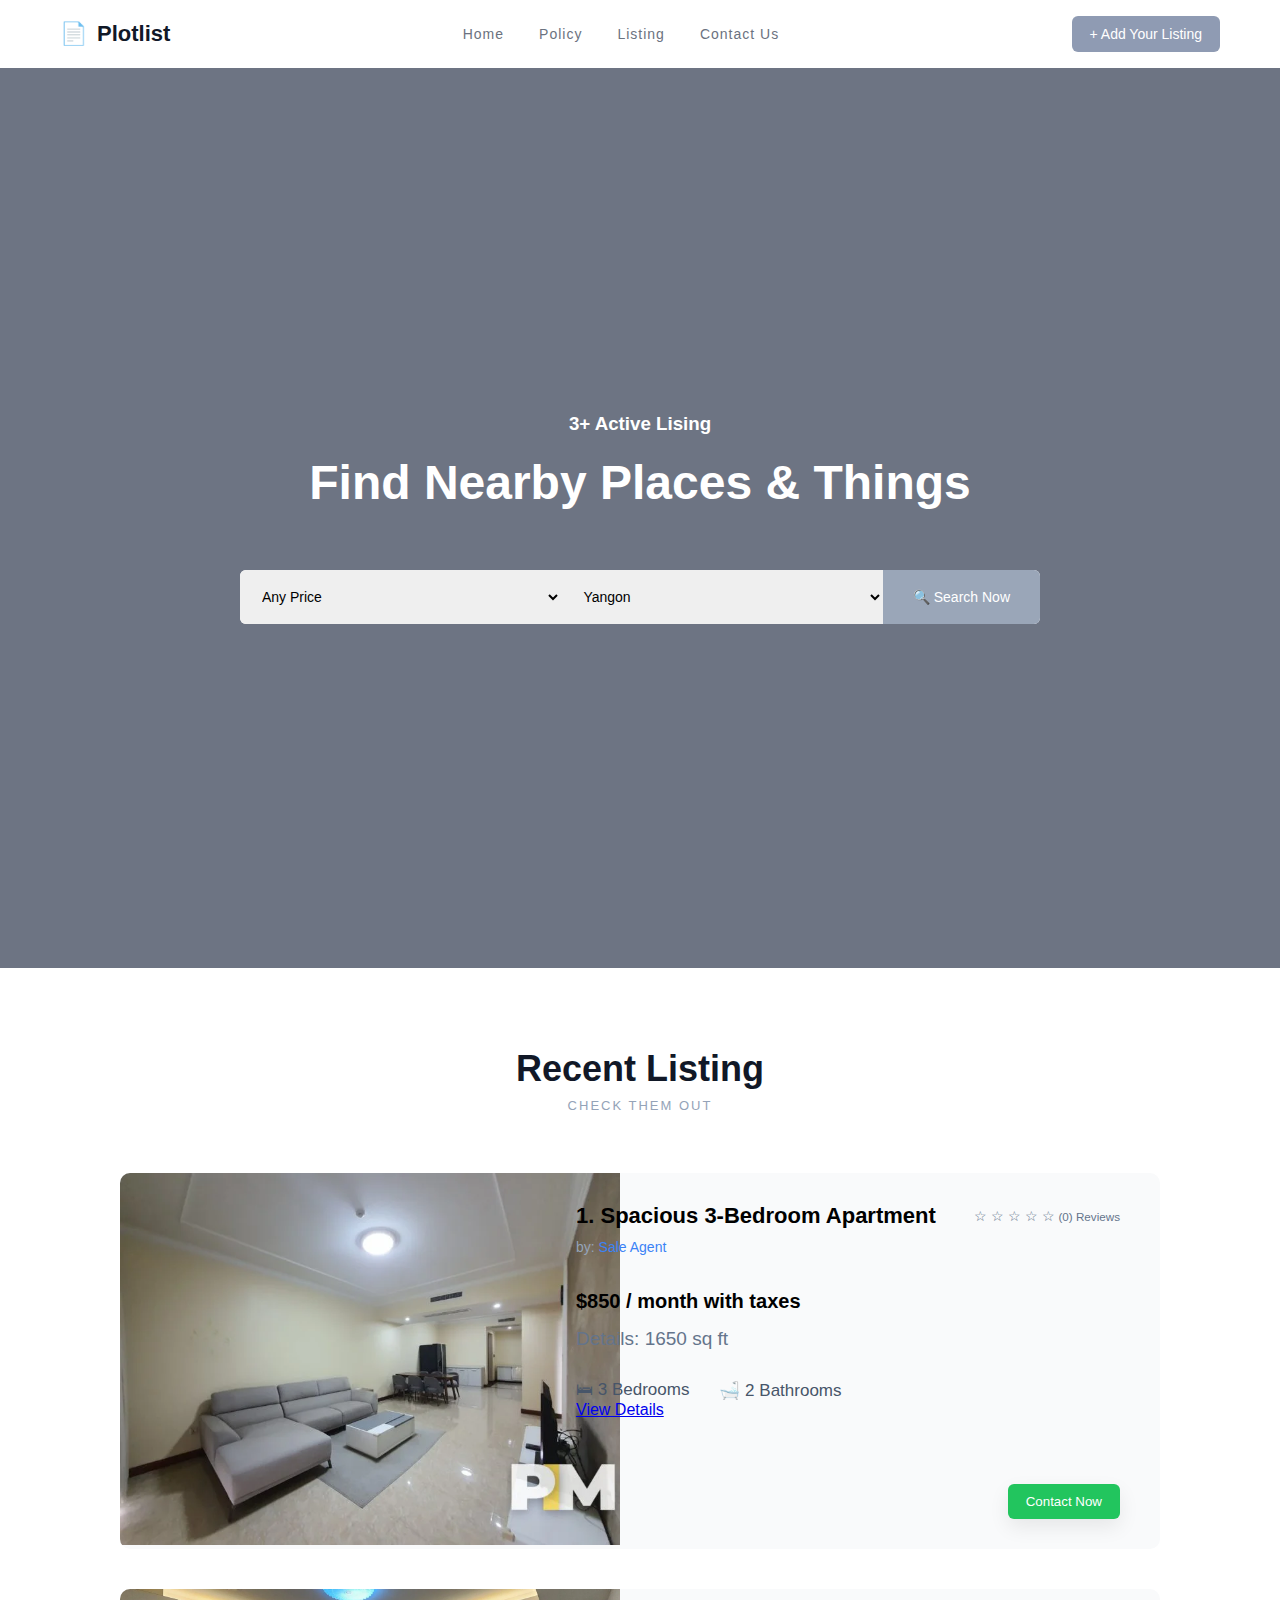
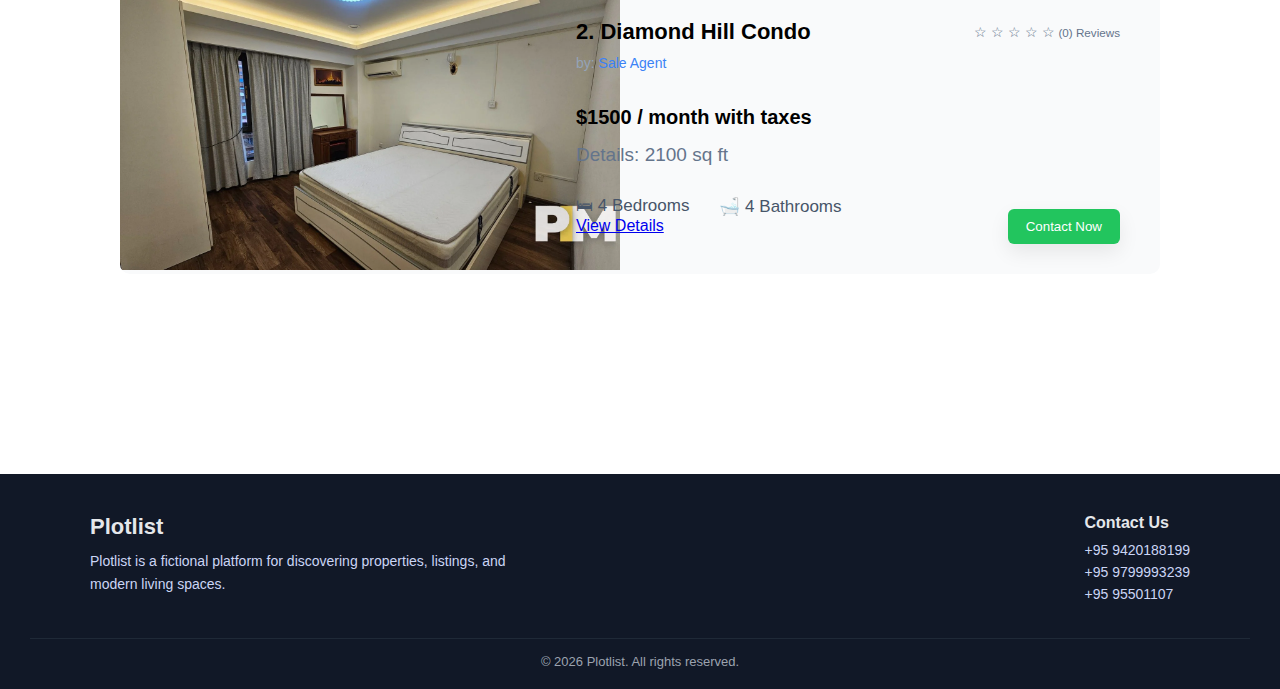
<file: index.html>
<!DOCTYPE html>
<html lang="en">
<head>
    <meta charset="UTF-8">
    <meta name="viewport" content="width=device-width, initial-scale=1.0">
    <title>Plotlist</title>
    <link rel="stylesheet" href="index.css">
    <link rel="stylesheet" href="contactbtn.css">
    <link rel="stylesheet" href="footer.css">
</head>
<body>

<header class="navbar">
    <div class="nav-left">
        <span class="logo-icon">📄</span>
        <span class="logo-text">Plotlist</span>
    </div>

    <nav class="nav-center">
        <a href="index.html">Home</a>
        <a href="policy.html">Policy</a>
        <a href="listing.html">Listing</a>
        <a href="contact.html">Contact Us</a>
    </nav>

    <div class="nav-right">
        <button class="add-btn" href="javascript:void(0)" class="btn-contact" onclick="openContactModal()">+ Add Your Listing</button>
    </div>
</header>

<section class="centercat">
    <div class="overlay"></div>

    <div class="center-content">
        <h3>3+ Active Lising</h3>
        <h1>Find Nearby Places & Things</h1>

        <div class="search-bar">
            <select id="priceSelect">
                <option value="">Any Price</option>
                <option value="50">$200-$500</option>
                <option value="300">$500-$850</option>
                <option value="900">$900-$1300</option>
                <option value="100+">$1500+</option>
            </select>
            <select>
                <option>Yangon</option>
            </select>

            <button class="search-btn" id="searchBtn">
                🔍 Search Now
            </button>
        </div>
    </div>
</section>

<section class="recent-listing">
    <div class="section-header">
        <h2>Recent Listing</h2>
        <p>CHECK THEM OUT</p>
    </div>

    <div class="listing">
        <div class="listing-img">
            <img src="images/listing/spacious/room1.png" alt="">
        </div>

        <div class="listing-info">
            <div class="listing-top">
                <h3>1. Spacious 3-Bedroom Apartment</h3>
                <span class="rating">☆ ☆ ☆ ☆ ☆ <small>(0) Reviews</small></span>
            </div>

            <p class="agent">by: <span>Sale Agent</span></p>

            <p class="price">$850 / month with taxes</p>
            <p class="details">Details: 1650 sq ft</p>

            <ul class="features">
                <li>🛏 3 Bedrooms</li>
                <li>🛁 2 Bathrooms</li>
            </ul>

            <button class="contact-btn" href="javascript:void(0)" class="btn-contact" onclick="openContactModal()">Contact Now</button>
            <a href="listings/spacious.html" class="btn-view">View Details</a>
        </div>
    </div>

    <div class="listing">
        <div class="listing-img">
            <img src="images/listing/diamond/bed.png" alt="">
        </div>

        <div class="listing-info">
            <div class="listing-top">
                <h3>2. Diamond Hill Condo</h3>
                <span class="rating">☆ ☆ ☆ ☆ ☆ <small>(0) Reviews</small></span>
            </div>

            <p class="agent">by: <span>Sale Agent</span></p>

            <p class="price">$1500 / month with taxes</p>
            <p class="details">Details: 2100 sq ft</p>

            <ul class="features">
                <li>🛏 4 Bedrooms</li>
                <li>🛁 4 Bathrooms</li>
            </ul>

            <button class="contact-btn" href="javascript:void(0)" class="btn-contact" onclick="openContactModal()">Contact Now</button>
            <a href="listings/diamondhill.html" class="btn-view">View Details</a>
        </div>
    </div>
</section>

<footer class="footer">
    <div class="footer-content">

        <div class="footer-left">
            <h3 class="footer-title">Plotlist</h3>
            <p class="footer-desc">
                Plotlist is a fictional platform for discovering properties,
                listings, and modern living spaces.
            </p>
        </div>

        <div class="footer-right">
            <h4>Contact Us</h4>
            <ul>
                <li>+95 9420188199</li>
                <li>+95 9799993239</li>
                <li>+95 95501107</li>
            </ul>
        </div>
    </div>

    <div class="footer-bottom">
        © 2026 Plotlist. All rights reserved.
    </div>
</footer>

<div class="contact-modal" id="contactModal">
    <div class="modal-box">
        <button class="modal-close" onclick="closeContactModal()">×</button>

        <h3 class="modal-title">
            Phone No. To Contact <strong>Plotlist Agency</strong>
        </h3>

        <div class="phone-list">
            <p>📞 09420188199</p>
            <p>📞 09799993239</p>
            <p>📞 095501107</p>
        </div>

        <div class="modal-info">
            Please mention that you found this advertisement on
            <strong>Plotlist</strong>.
        </div>
    </div>
</div>

<script src="contact.js"></script>


<script src="direct.js"></script>
</body> 
</html>
</file>
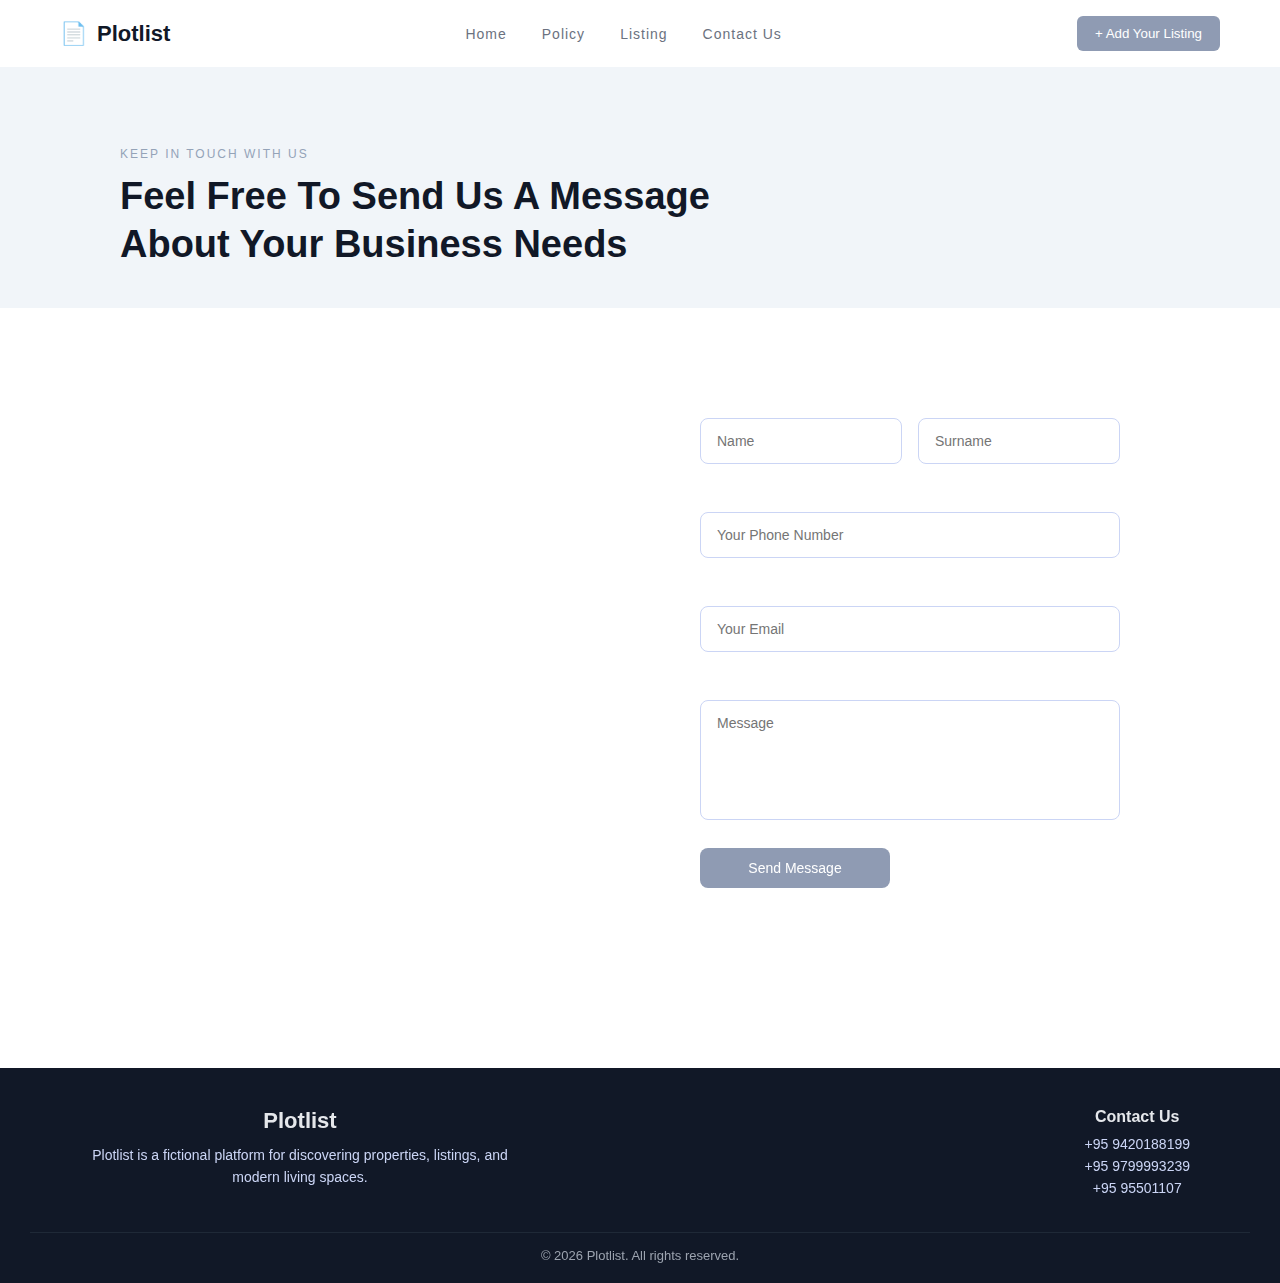
<file: contact.html>
<!DOCTYPE html>
<html lang="en">
<head>
    <meta charset="UTF-8">
    <title>Contact Us</title>
    <link rel="stylesheet" href="contact.css">
    <link rel="stylesheet" href="contactbtn.css">
    <link rel="stylesheet" href="footer.css">
</head>
<body>

<header class="navbar">
    <div class="nav-left">
        <span class="logo-icon">📄</span>
        <span class="logo-text">Plotlist</span>
    </div>

    <nav class="nav-center">
        <a href="index.html">Home</a>
        <a href="policy.html">Policy</a>
        <a href="listing.html">Listing</a>
        <a href="contact.html">Contact Us</a>
    </nav>

    <div class="nav-right">
        <button class="add-btn" href="javascript:void(0)" class="btn-contact" onclick="openContactModal()">+ Add Your Listing</button>
    </div>
</header>

<section class="contact-intro">
    <span class="contact-label">KEEP IN TOUCH WITH US</span>
    <h2>
        Feel Free To Send Us A Message<br>
        About Your Business Needs
    </h2>
</section>


<section class="contact-wrapper">

    <div class="map-box">
        <iframe src="https://www.google.com/maps/embed?pb=!1m18!1m12!1m3!1d3819.1176154339096!2d96.13590529999999!3d16.8205203!2m3!1f0!2f0!3f0!3m2!1i1024!2i768!4f13.1!3m3!1m2!1s0x30c1eb0d08bca6a7%3A0x8bc81800ff9e0354!2sKMD%20Institute%20(YUDE%20Campus)!5e0!3m2!1sen!2smm!4v1767594494412!5m2!1sen!2smm" width="600" height="450" style="border:0;" allowfullscreen="" loading="lazy" referrerpolicy="no-referrer-when-downgrade">
        </iframe>
    </div>

<form class="contact-form" action="https://getform.io/f/bmdjyrva"  method="POST">

    <input type="hidden" name="subject" value="New Contact Message">

    <div class="form-row">
        <input type="text" name="name" placeholder="Name" required>
        <input type="text" name="surname" placeholder="Surname">
    </div>

    <input type="tel" name="phone" placeholder="Your Phone Number" required>

    <input type="email" name="email" placeholder="Your Email" required>

    <textarea name="message" placeholder="Message" required></textarea>
    <input type="hidden" name="_gotcha" style="display:none !important">

    <button type="submit">Send Message</button>
</form>

</section>


<footer class="footer">
    <div class="footer-content">

        <div class="footer-left">
            <h3 class="footer-title">Plotlist</h3>
            <p class="footer-desc">
                Plotlist is a fictional platform for discovering properties,
                listings, and modern living spaces.
            </p>
        </div>

        <div class="footer-right">
            <h4>Contact Us</h4>
            <ul>
                <li>+95 9420188199</li>
                <li>+95 9799993239</li>
                <li>+95 95501107</li>
            </ul>
        </div>
    </div>

    <div class="footer-bottom">
        © 2026 Plotlist. All rights reserved.
    </div>
</footer>

<div class="contact-modal" id="contactModal">
    <div class="modal-box">
        <button class="modal-close" onclick="closeContactModal()">×</button>

        <h3 class="modal-title">
            Phone No. To Contact <strong>Plotlist Agency</strong>
        </h3>

        <div class="phone-list">
            <p>📞 09420188199</p>
            <p>📞 09799993239</p>
            <p>📞 095501107</p>
        </div>

        <div class="modal-info">
            Please mention that you found this advertisement on
            <strong>Plotlist</strong>.
        </div>
    </div>
</div>

<script src="contact.js"></script>
</body>
</html>
</file>
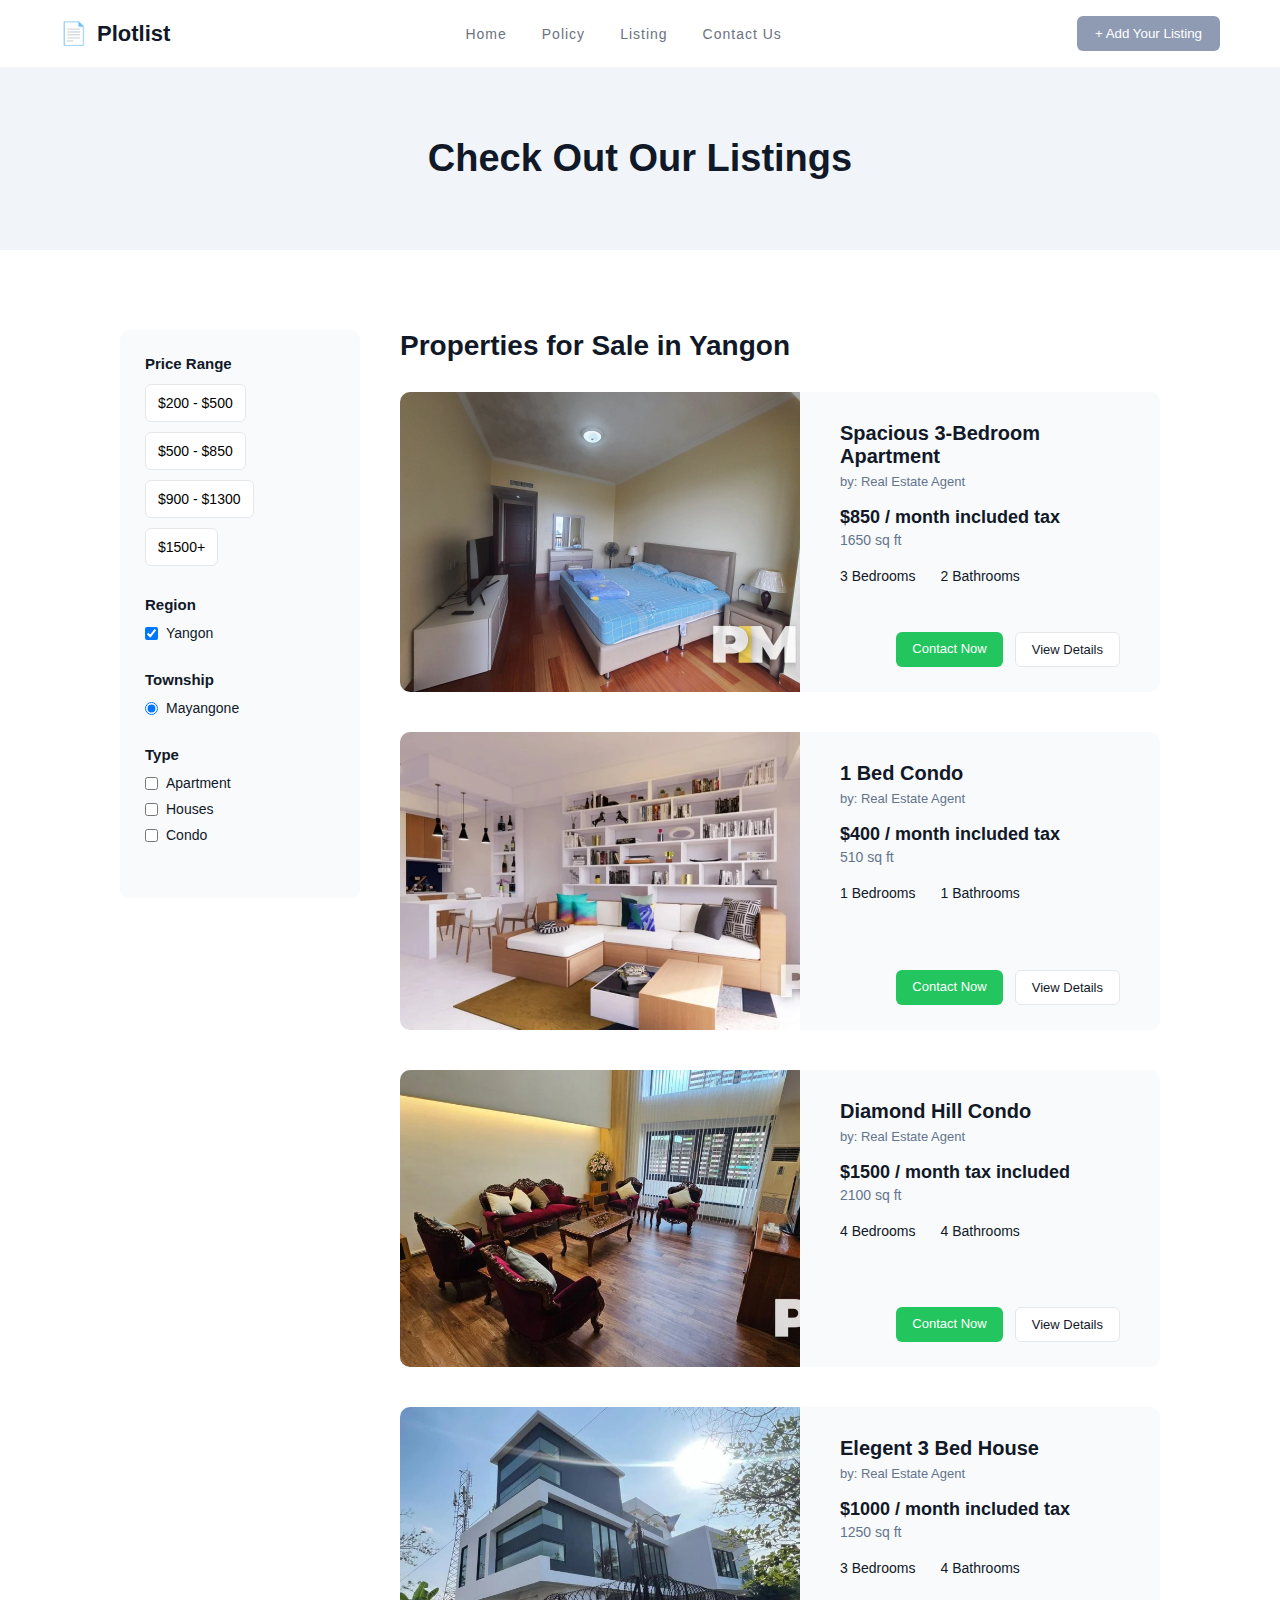
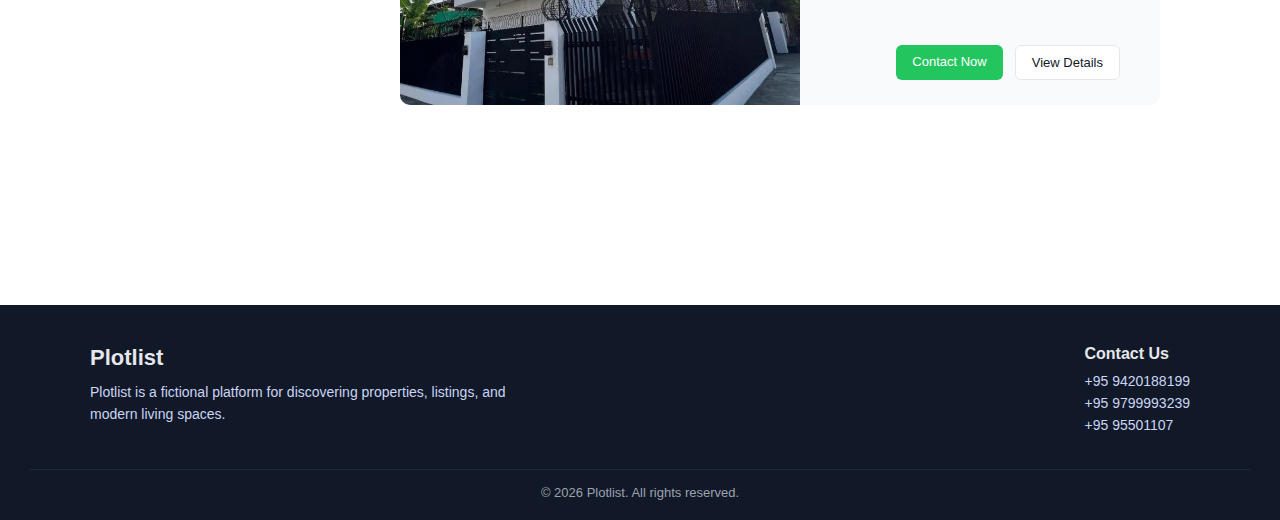
<file: listing.html>
<!DOCTYPE html>
<html lang="en">
<head>
    <meta charset="UTF-8">
    <title>Listings</title>

    <link rel="stylesheet" href="listing.css">

    <link rel="stylesheet" href="contactbtn.css">
    <link rel="stylesheet" href="footer.css">
</head>
<body>

<header class="navbar">
    <div class="nav-left">
        <span class="logo-icon">📄</span>
        <span class="logo-text">Plotlist</span>
    </div>

    <nav class="nav-center">
        <a href="index.html">Home</a>
        <a href="policy.html">Policy</a>
        <a href="listing.html">Listing</a>
        <a href="contact.html">Contact Us</a>
    </nav>

    <div class="nav-right">
        <button class="add-btn" href="javascript:void(0)" class="btn-contact" onclick="openContactModal()">+ Add Your Listing</button>
    </div>
</header>


<section class="page-header">
    <h1>Check Out Our Listings</h1>
</section>

<section class="listing-layout">

<aside class="filter-box">

    <div class="filter-group">
        <h4>Price Range</h4>
        <ul>
            <li><button data-price="50">$200 - $500</button></li>
            <li><button data-price="300">$500 - $850</button></li>
            <li><button data-price="900">$900 - $1300</button></li>
            <li><button data-price="100+">$1500+</button></li>
        </ul>
    </div>

<div class="filter-group">
    <h4>Region</h4>

    <div class="checkbox-dropdown">
        <label class="parent-check">
            <input type="checkbox" id="yangon-region" class="filter-region" checked>
            Yangon
        </label>
    </div>
</div>

<div class="filter-group township-group">
    <h4>Township</h4>

    <label class="single-check">
        <input type="radio" name="township" id="mayangone-township" checked>
        Mayangone
    </label>
</div>

    <div class="filter-group">
        <h4>Type</h4>
        <ul class="type-list">
            <li><label><input type="checkbox" class="filter-type" value="apartment"> Apartment</label></li>
            <li><label><input type="checkbox" class="filter-type" value="house"> Houses</label></li>
            <li><label><input type="checkbox" class="filter-type" value="condo"> Condo</label></li>
        </ul>
    </div>

</aside>


<section class="listing-page">


<section class="listing-title">
    <h2>Properties for Sale in Yangon</h2>
</section>

    <article class="listing-row" data-type="apartment" data-price="300" data-region="yangon" data-township="mayangone">
        <div class="listing-image">
            <img src="images/listing/spacious/bed1.png" alt="Apartment">
            <div class="img-overlay"><a href="listings/spacious.html">View Details</a></div>
        </div>

        <div class="listing-details">
            <h3>Spacious 3-Bedroom Apartment</h3>
            <p class="agent">by: Real Estate Agent</p>
            <p class="price">$850 / month included tax</p>
            <p class="size">1650 sq ft</p>

            <ul class="features">
                <li>3 Bedrooms</li>
                <li>2 Bathrooms</li>
            </ul>

        <div class="listing-actions">
            <a href="javascript:void(0)" class="btn-contact" onclick="openContactModal()">
                Contact Now
            </a>
            <a href="listings/spacious.html" class="btn-view">View Details</a>
        </div>

        </div>
    </article>

    <article class="listing-row" data-type="condo" data-price="50" data-region="yangon" data-township="mayangone">
        <div class="listing-image">
            <img src="images/listing/apartment/room1.png" alt="Apartment">
            <div class="img-overlay"><a href="listings/apartment.html">View Details</a></div>
        </div>

        <div class="listing-details">
            <h3>1 Bed Condo</h3>
            <p class="agent">by: Real Estate Agent</p>
            <p class="price">$400 / month included tax</p>
            <p class="size">510 sq ft</p>

            <ul class="features">
                <li>1 Bedrooms</li>
                <li>1 Bathrooms</li>
            </ul>

        <div class="listing-actions">
            <a href="javascript:void(0)" class="btn-contact" onclick="openContactModal()">
                Contact Now
            </a>
            <a href="listings/apartment.html" class="btn-view">View Details</a>
        </div>

        </div>
    </article>

    <article class="listing-row" data-type="condo" data-price="100+" data-region="yangon" data-township="mayangone">
        <div class="listing-image">
            <img src="images/listing/diamond/living.png" alt="Apartment">
            <div class="img-overlay"><a href="listings/diamondhill.html">View Details</a></div>
        </div>

        <div class="listing-details">
            <h3>Diamond Hill Condo</h3>
            <p class="agent">by: Real Estate Agent</p>

            <p class="price">$1500 / month tax included</p>
            <p class="size">2100 sq ft</p>

            <ul class="features">
                <li>4 Bedrooms</li>
                <li>4 Bathrooms</li>
            </ul>

        <div class="listing-actions">
            <a href="javascript:void(0)" class="btn-contact" onclick="openContactModal()">
                Contact Now
            </a>
            <a href="listings/diamondhill.html" class="btn-view">View Details</a>
        </div>

        </div>
    </article>

    <article class="listing-row" data-type="house" data-price="900" data-region="yangon" data-township="mayangone">
        <div class="listing-image">
            <img src="images/listing/elegant/outside.png" alt="Apartment">
            <div class="img-overlay"><a href="listings/elegant.html">View Details</a></div>
        </div>

        <div class="listing-details">
            <h3>Elegent 3 Bed House</h3>
            <p class="agent">by: Real Estate Agent</p>
            <p class="price">$1000 / month included tax</p>
            <p class="size">1250 sq ft</p>

            <ul class="features">
                <li>3 Bedrooms</li>
                <li>4 Bathrooms</li>
            </ul>

        <div class="listing-actions">
            <a href="javascript:void(0)" class="btn-contact" onclick="openContactModal()">
                Contact Now
            </a>
            <a href="listings/elegant.html" class="btn-view">View Details</a>
        </div>

        </div>
    </article>

</section>
</section>

<footer class="footer">
    <div class="footer-content">

        <div class="footer-left">
            <h3 class="footer-title">Plotlist</h3>
            <p class="footer-desc">
                Plotlist is a fictional platform for discovering properties,
                listings, and modern living spaces.
            </p>
        </div>

        <div class="footer-right">
            <h4>Contact Us</h4>
            <ul>
                <li>+95 9420188199</li>
                <li>+95 9799993239</li>
                <li>+95 95501107</li>
            </ul>
        </div>
    </div>

    <div class="footer-bottom">
        © 2026 Plotlist. All rights reserved.
    </div>
</footer>

<div class="contact-modal" id="contactModal">
    <div class="modal-box">
        <button class="modal-close" onclick="closeContactModal()">×</button>

        <h3 class="modal-title">
            Phone No. To Contact <strong>Plotlist Agency</strong>
        </h3>

        <div class="phone-list">
            <p>📞 09420188199</p>
            <p>📞 09799993239</p>
            <p>📞 095501107</p>
        </div>

        <div class="modal-info">
            Please mention that you found this advertisement on
            <strong>Plotlist</strong>.
        </div>
    </div>
</div>

<script src="contact.js"></script>
<script src="listing.js"></script>
</body>
</html>
</file>
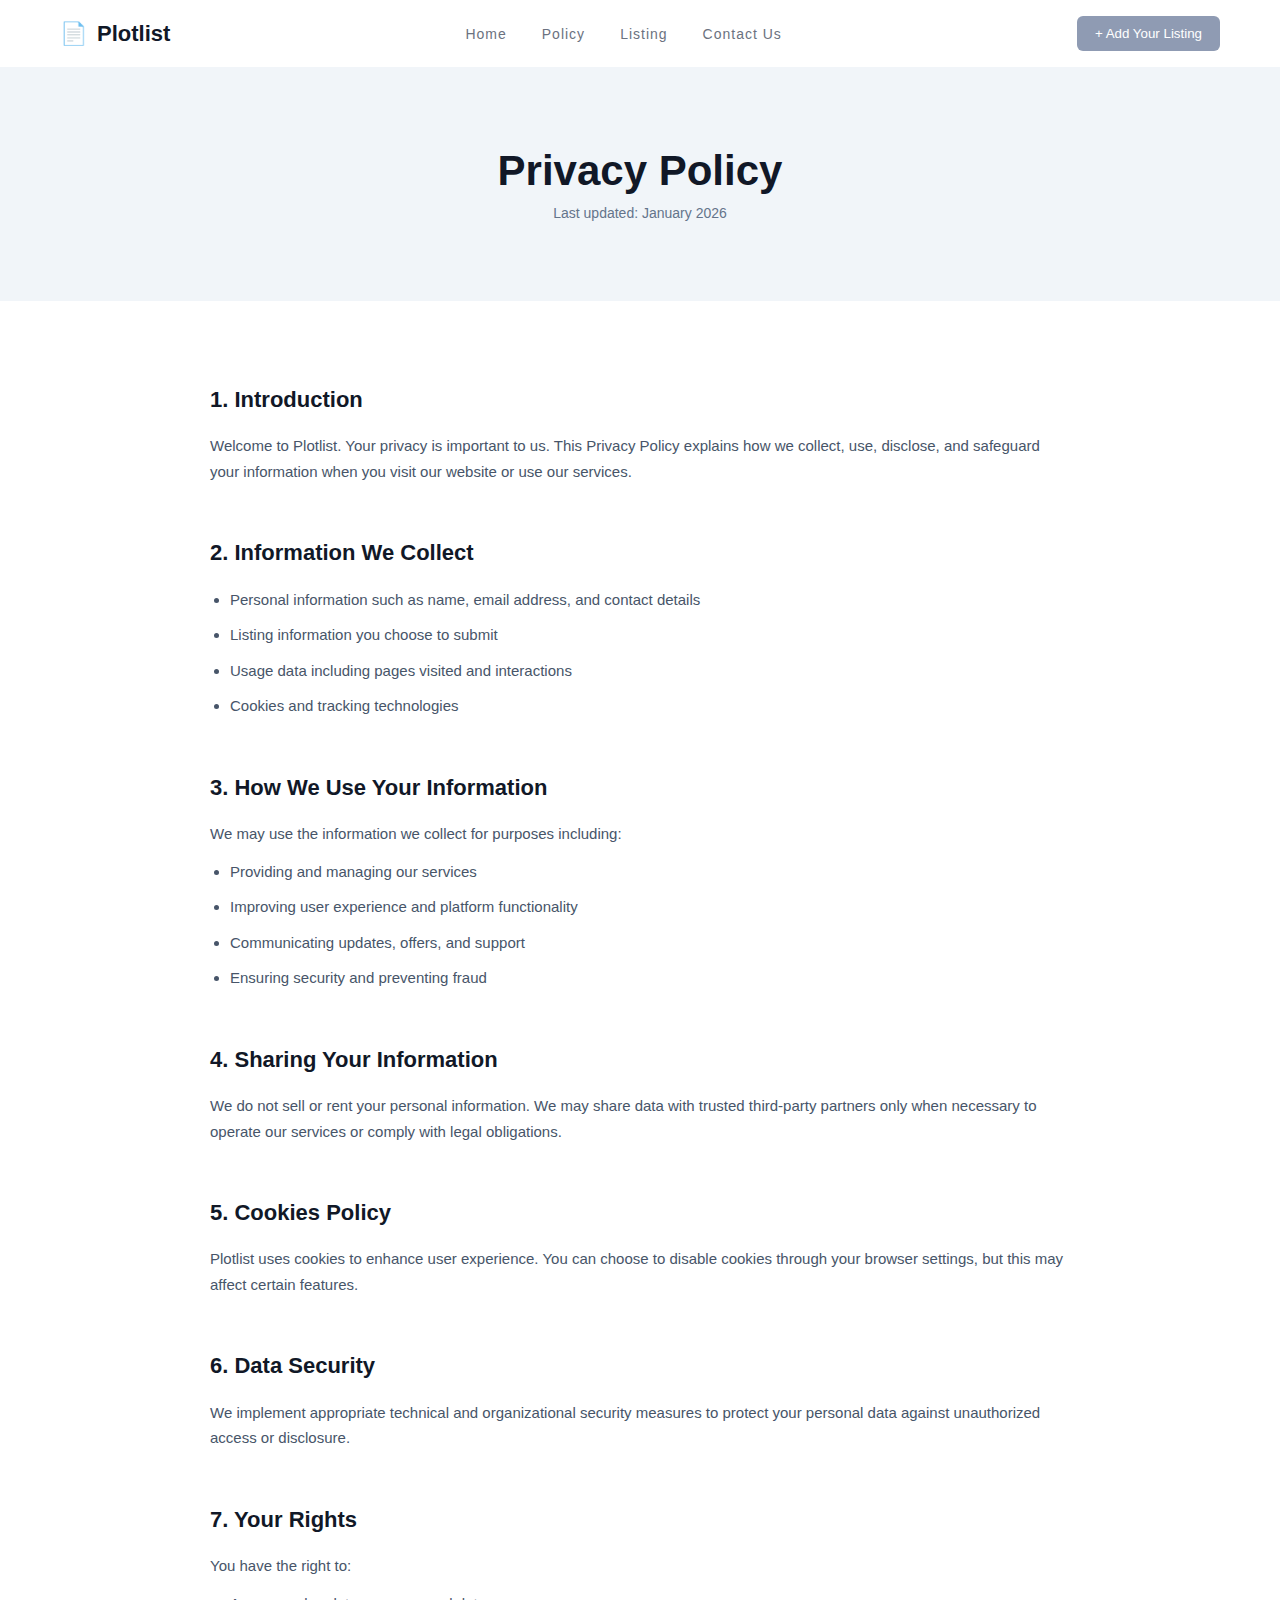
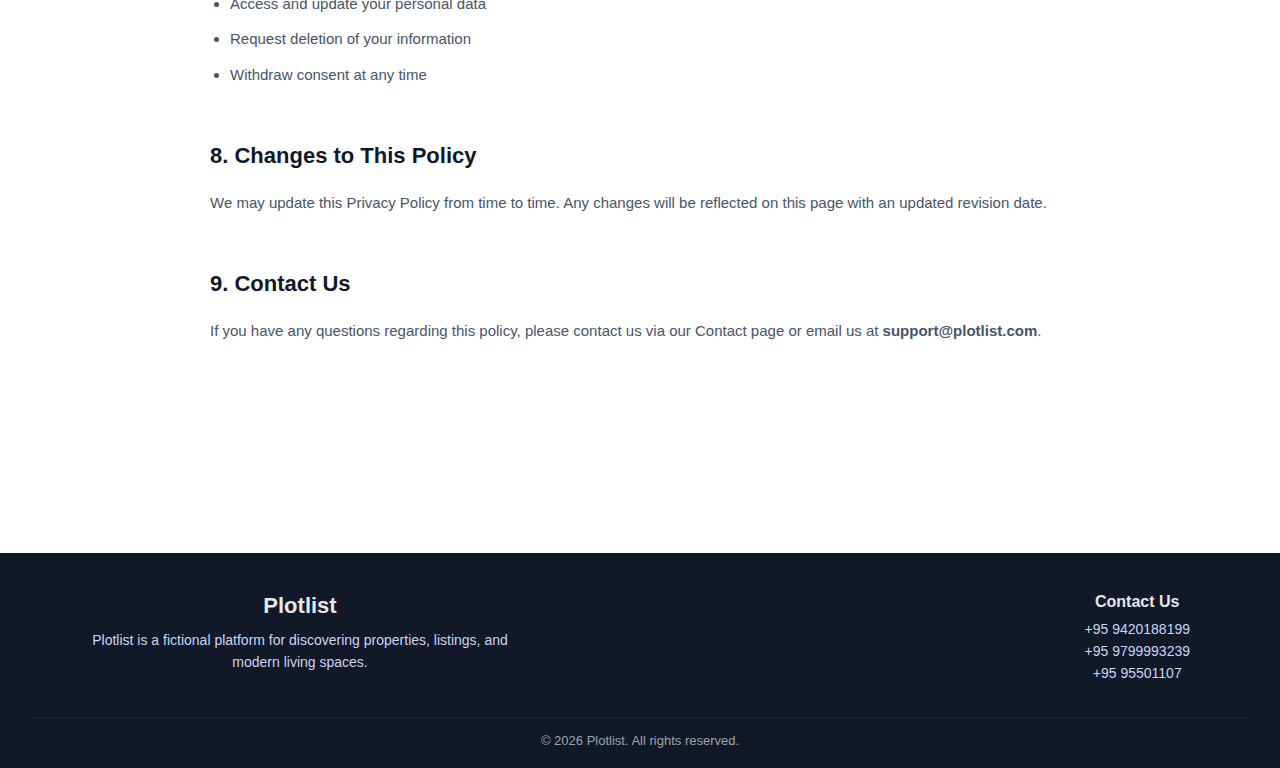
<file: policy.html>
<!DOCTYPE html>
<html lang="en">
<head>
    <meta charset="UTF-8">
    <title>Privacy Policy | Plotlist</title>
    <link rel="stylesheet" href="policy.css">
    <link rel="stylesheet" href="footer.css">
    <link rel="stylesheet" href="contactbtn.css">
</head>
<body>

<header class="navbar">
    <div class="nav-left">
        <span class="logo-icon">📄</span>
        <span class="logo-text">Plotlist</span>
    </div>

    <nav class="nav-center">
        <a href="index.html">Home</a>
        <a href="policy.html">Policy</a>
        <a href="listing.html">Listing</a>
        <a href="contact.html">Contact Us</a>
    </nav>

    <div class="nav-right">
        <button class="add-btn" href="javascript:void(0)" class="btn-contact" onclick="openContactModal()">+ Add Your Listing</button>
    </div>
</header>

<section class="policy-header">
    <h1>Privacy Policy</h1>
    <p>Last updated: January 2026</p>
</section>

<section class="policy-content">

    <article class="policy-section">
        <h2>1. Introduction</h2>
        <p>
            Welcome to Plotlist. Your privacy is important to us. This Privacy Policy
            explains how we collect, use, disclose, and safeguard your information when
            you visit our website or use our services.
        </p>
    </article>

    <article class="policy-section">
        <h2>2. Information We Collect</h2>
        <ul>
            <li>Personal information such as name, email address, and contact details</li>
            <li>Listing information you choose to submit</li>
            <li>Usage data including pages visited and interactions</li>
            <li>Cookies and tracking technologies</li>
        </ul>
    </article>

    <article class="policy-section">
        <h2>3. How We Use Your Information</h2>
        <p>We may use the information we collect for purposes including:</p>
        <ul>
            <li>Providing and managing our services</li>
            <li>Improving user experience and platform functionality</li>
            <li>Communicating updates, offers, and support</li>
            <li>Ensuring security and preventing fraud</li>
        </ul>
    </article>

    <article class="policy-section">
        <h2>4. Sharing Your Information</h2>
        <p>
            We do not sell or rent your personal information. We may share data with
            trusted third-party partners only when necessary to operate our services
            or comply with legal obligations.
        </p>
    </article>

    <article class="policy-section">
        <h2>5. Cookies Policy</h2>
        <p>
            Plotlist uses cookies to enhance user experience. You can choose to disable
            cookies through your browser settings, but this may affect certain features.
        </p>
    </article>

    <article class="policy-section">
        <h2>6. Data Security</h2>
        <p>
            We implement appropriate technical and organizational security measures
            to protect your personal data against unauthorized access or disclosure.
        </p>
    </article>

    <article class="policy-section">
        <h2>7. Your Rights</h2>
        <p>You have the right to:</p>
        <ul>
            <li>Access and update your personal data</li>
            <li>Request deletion of your information</li>
            <li>Withdraw consent at any time</li>
        </ul>
    </article>

    <article class="policy-section">
        <h2>8. Changes to This Policy</h2>
        <p>
            We may update this Privacy Policy from time to time. Any changes will be
            reflected on this page with an updated revision date.
        </p>
    </article>

    <article class="policy-section">
        <h2>9. Contact Us</h2>
        <p>
            If you have any questions regarding this policy, please contact us via
            our Contact page or email us at <strong>support@plotlist.com</strong>.
        </p>
    </article>

</section>

<footer class="footer">
    <div class="footer-content">

        <div class="footer-left">
            <h3 class="footer-title">Plotlist</h3>
            <p class="footer-desc">
                Plotlist is a fictional platform for discovering properties,
                listings, and modern living spaces.
            </p>
        </div>

        <div class="footer-right">
            <h4>Contact Us</h4>
            <ul>
                <li>+95 9420188199</li>
                <li>+95 9799993239</li>
                <li>+95 95501107</li>
            </ul>
        </div>
    </div>

    <div class="footer-bottom">
        © 2026 Plotlist. All rights reserved.
    </div>
</footer>

<div class="contact-modal" id="contactModal">
    <div class="modal-box">
        <button class="modal-close" onclick="closeContactModal()">×</button>

        <h3 class="modal-title">
            Phone No. To Contact <strong>Plotlist Agency</strong>
        </h3>

        <div class="phone-list">
            <p>📞 09420188199</p>
            <p>📞 09799993239</p>
            <p>📞 095501107</p>
        </div>

        <div class="modal-info">
            Please mention that you found this advertisement on
            <strong>Plotlist</strong>.
        </div>
    </div>
</div>
<script src="contact.js"></script>
</body>
</html>
</file>
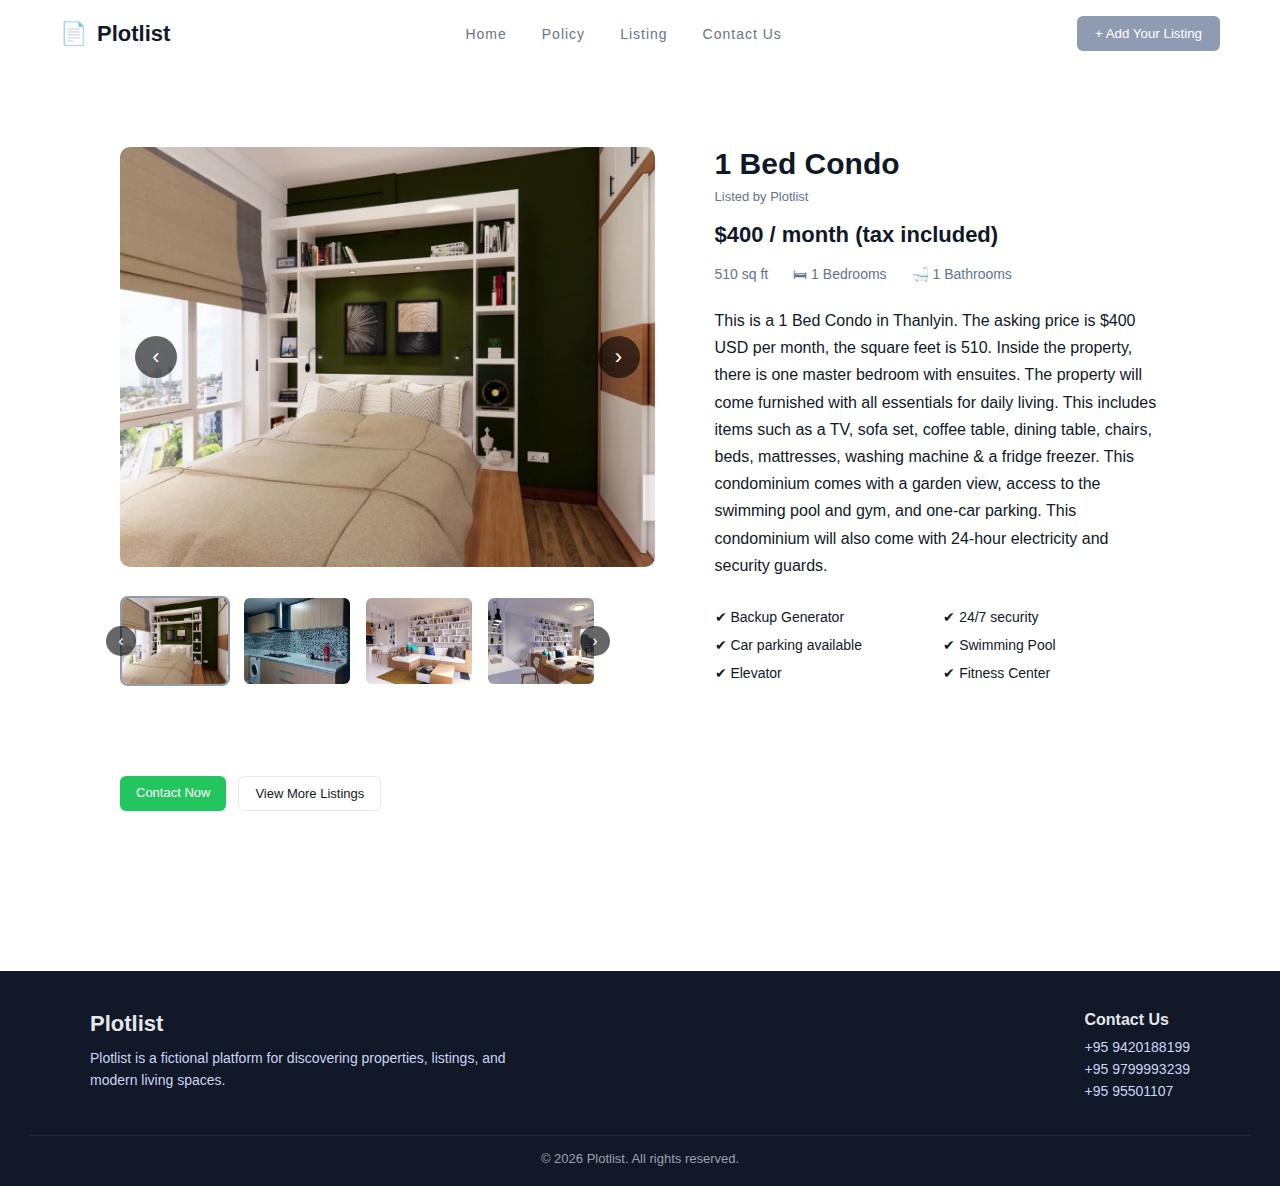
<file: listings/apartment.html>
<!DOCTYPE html>
<html lang="en">
<head>
    <meta charset="UTF-8">
    <title>1 Bed Condo | Plotlist</title>

    <link rel="stylesheet" href="../listing.css">
    <link rel="stylesheet" href="details.css">
    <link rel="stylesheet" href="../footer.css">
    <link rel="stylesheet" href="../contactbtn.css">
    <link rel="stylesheet" href="diamond.css">

</head>
<body>

<header class="navbar">
    <div class="nav-left">
        <span class="logo-icon">📄</span>
        <span class="logo-text">Plotlist</span>
    </div>

    <nav class="nav-center">
        <a href="../index.html">Home</a>
        <a href="../policy.html">Policy</a>
        <a href="../listing.html">Listing</a>
        <a href="../contact.html">Contact Us</a>
    </nav>

    <div class="nav-right">
        <button class="add-btn" href="javascript:void(0)" class="btn-contact" onclick="openContactModal()">+ Add Your Listing</button>
    </div>
</header>

<section class="details-container">

    <div class="gallery">
        <div class="main-image">
            <button class="arrow left" onclick="prevImage()">‹</button>
            <img id="mainImg" src="../images/listing/apartment/bed1.png">
            <button class="arrow right" onclick="nextImage()">›</button>
        </div>

<div class="thumbs-wrapper">
    <button class="thumb-arrow left" onclick="scrollThumbs(-1)">‹</button>

    <div class="thumbs" id="thumbsContainer">
        <img src="../images/listing/apartment/bed1.png" class="active" onclick="setImage(0)">
        <img src="../images/listing/apartment/kitchen.png" onclick="setImage(1)">
        <img src="../images/listing/apartment/room1.png" onclick="setImage(2)">
        <img src="../images/listing/apartment/room2.png" onclick="setImage(3)">
    </div>

    <button class="thumb-arrow right" onclick="scrollThumbs(1)">›</button>
</div>

    </div>

    <div class="details-info">
        <h1>1 Bed Condo</h1>
        <p class="agent">Listed by Plotlist</p>

        <div class="price">$400 / month (tax included)</div>

        <div class="details-meta">
            <span> 510 sq ft</span>
            <span>🛏 1 Bedrooms</span>
            <span>🛁 1 Bathrooms</span>
        </div>

        <p class="details-desc"> 
            
           This is a 1 Bed Condo in Thanlyin. The asking price is $400 USD per month, the square feet is 510.

            Inside the property, there is one master bedroom with ensuites. The property will come furnished with all essentials for daily living. This includes items such as a TV, sofa set, coffee table, dining table, chairs, beds, mattresses, washing machine & a fridge freezer.

            This condominium comes with a garden view, access to the swimming pool and gym, and one-car parking. This condominium will also come with 24-hour electricity and security guards.

        </p>

        <ul class="details-features">
            <li>✔ Backup Generator</li>
            <li>✔ 24/7 security</li>
            <li>✔ Car parking available</li>
            <li>✔ Swimming Pool</li>
            <li>✔ Elevator</li>
            <li>✔ Fitness Center</li>
        </ul>
    </div>

        <div class="listing-actions" style="position: static; margin-top: 30px;">
        <a href="javascript:void(0)" class="btn-contact" onclick="openContactModal()">Contact Now</a>
        <a href="../listing.html" class="btn-view">View More Listings</a>
    </div>

</section>

<footer class="footer">
    <div class="footer-content">

        <div class="footer-left">
            <h3 class="footer-title">Plotlist</h3>
            <p class="footer-desc">
                Plotlist is a fictional platform for discovering properties,
                listings, and modern living spaces.
            </p>
        </div>

    <div class="footer-right">
        <h4>Contact Us</h4>
            <ul>
                <li>+95 9420188199</li>
                <li>+95 9799993239</li>
                <li>+95 95501107</li>
            </ul>
        </div>
    </div>

    <div class="footer-bottom">
        © 2026 Plotlist. All rights reserved.
    </div>
</footer>


<div class="contact-modal" id="contactModal">
    <div class="modal-box">
        <button class="modal-close" onclick="closeContactModal()">×</button>

        <h3 class="modal-title">
            Phone No. To Contact <strong>Plotlist Agency</strong>
        </h3>

        <div class="phone-list">
            <p>📞 09420188199</p>
            <p>📞 09799993239</p>
            <p>📞 095501107</p>
        </div>

        <div class="modal-info">
            Please mention that you found this advertisement on
            <strong>Plotlist</strong>.
        </div>
    </div>
</div>



<script src="apartment.js"></script>
<script src="../contact.js"></script>
</body>
</html>
</file>
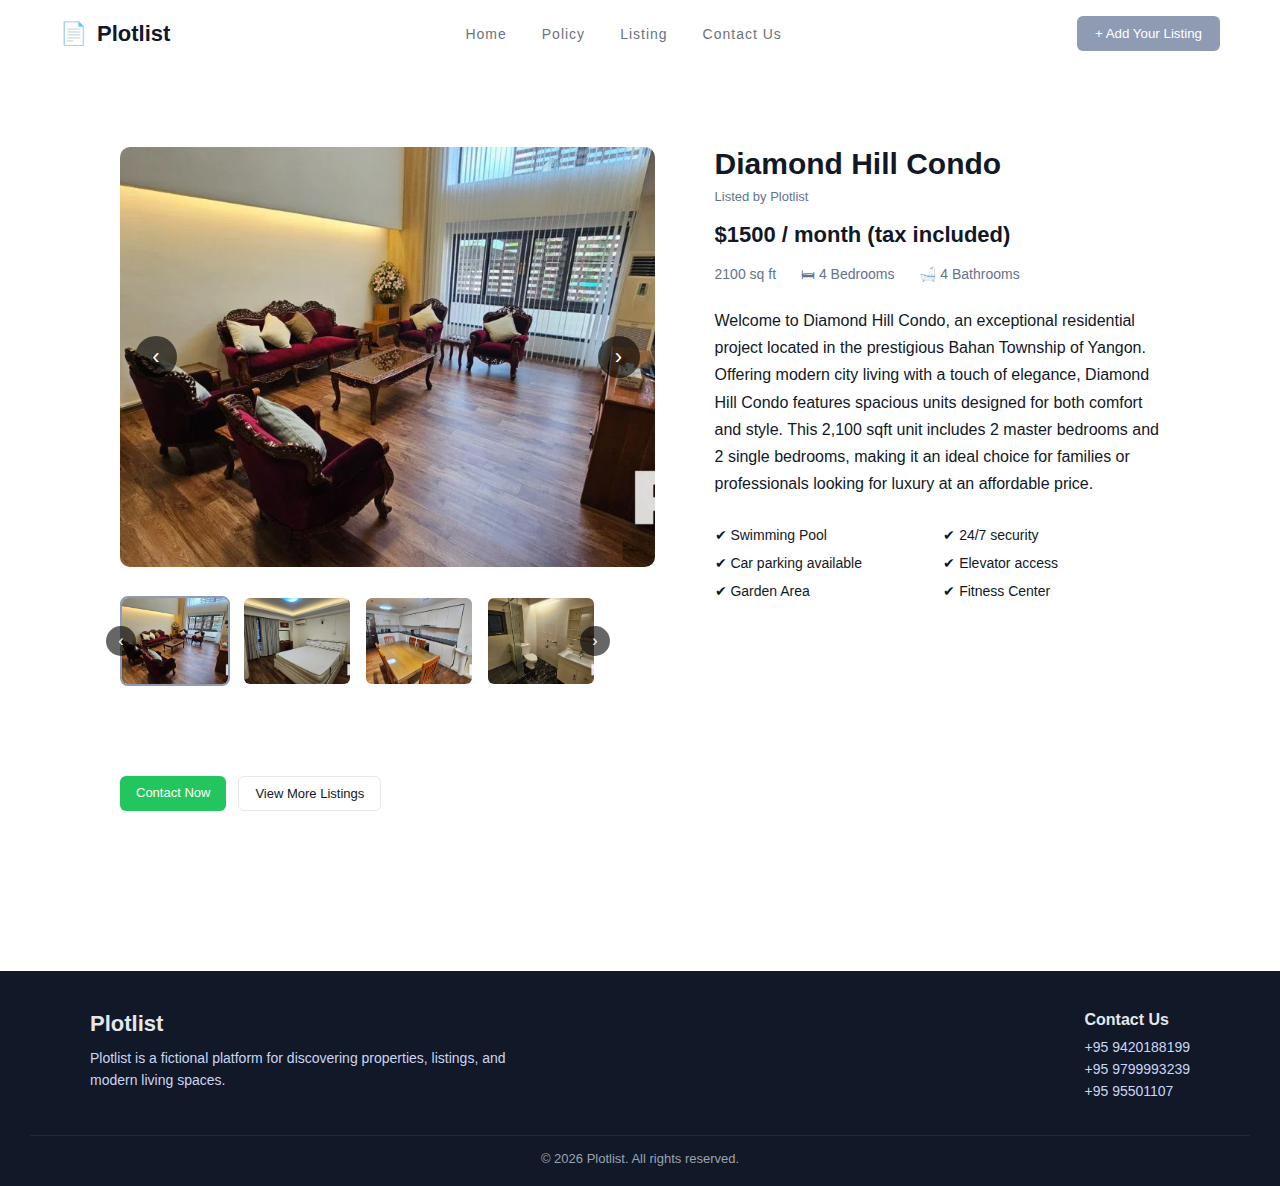
<file: listings/diamondhill.html>
<!DOCTYPE html>
<html lang="en">
<head>
    <meta charset="UTF-8">
    <title>Diamond Hill Condo | Plotlist</title>

    <link rel="stylesheet" href="../listing.css">
    <link rel="stylesheet" href="details.css">
    <link rel="stylesheet" href="../footer.css">
    <link rel="stylesheet" href="../contactbtn.css">
    <link rel="stylesheet" href="diamond.css">

</head>
<body>

<header class="navbar">
    <div class="nav-left">
        <span class="logo-icon">📄</span>
        <span class="logo-text">Plotlist</span>
    </div>

    <nav class="nav-center">
        <a href="../index.html">Home</a>
        <a href="../policy.html">Policy</a>
        <a href="../listing.html">Listing</a>
        <a href="../contact.html">Contact Us</a>
    </nav>

    <div class="nav-right">
        <button class="add-btn" href="javascript:void(0)" class="btn-contact" onclick="openContactModal()">+ Add Your Listing</button>
    </div>
</header>

<section class="details-container">

    <div class="gallery">
        <div class="main-image">
            <button class="arrow left" onclick="prevImage()">‹</button>
            <img id="mainImg" src="../images/listing/diamond/living.png">
            <button class="arrow right" onclick="nextImage()">›</button>
        </div>

<div class="thumbs-wrapper">
    <button class="thumb-arrow left" onclick="scrollThumbs(-1)">‹</button>

    <div class="thumbs" id="thumbsContainer">
        <img src="../images/listing/diamond/living.png" class="active" onclick="setImage(0)">
        <img src="../images/listing/diamond/bed.png" onclick="setImage(1)">
        <img src="../images/listing/diamond/kitchen.png" onclick="setImage(2)">
        <img src="../images/listing/diamond/toilet.png" onclick="setImage(3)">
        <img src="../images/listing/diamond/toilet1.png" onclick="setImage(4)">
        <img src="../images/listing/diamond/bed2.png" onclick="setImage(5)">
        <img src="../images/listing/diamond/room.png" onclick="setImage(6)">
        <img src="../images/listing/diamond/bed3.png" onclick="setImage(7)">
    </div>

    <button class="thumb-arrow right" onclick="scrollThumbs(1)">›</button>
</div>

    </div>

    <div class="details-info">
        <h1>Diamond Hill Condo</h1>
        <p class="agent">Listed by Plotlist</p>

        <div class="price">$1500 / month (tax included)</div>

        <div class="details-meta">
            <span> 2100 sq ft</span>
            <span>🛏 4 Bedrooms</span>
            <span>🛁 4 Bathrooms</span>
        </div>

        <p class="details-desc"> 
            
            Welcome to Diamond Hill Condo, an exceptional residential project located in the prestigious Bahan Township of Yangon. Offering modern city living with a touch of elegance, Diamond Hill Condo features spacious units designed for both comfort and style. This 2,100 sqft unit includes 2 master bedrooms and 2 single bedrooms, making it an ideal choice for families or professionals looking for luxury at an affordable price.
        </p>

        <ul class="details-features">
            <li>✔ Swimming Pool</li>
            <li>✔ 24/7 security</li>
            <li>✔ Car parking available</li>
            <li>✔ Elevator access</li>
            <li>✔ Garden Area</li>
            <li>✔ Fitness Center</li>
        </ul>
    </div>

        <div class="listing-actions" style="position: static; margin-top: 30px;">
        <a href="javascript:void(0)" class="btn-contact" onclick="openContactModal()">Contact Now</a>
        <a href="../listing.html" class="btn-view">View More Listings</a>
    </div>

</section>

<footer class="footer">
    <div class="footer-content">

        <div class="footer-left">
            <h3 class="footer-title">Plotlist</h3>
            <p class="footer-desc">
                Plotlist is a fictional platform for discovering properties,
                listings, and modern living spaces.
            </p>
        </div>

    <div class="footer-right">
        <h4>Contact Us</h4>
            <ul>
                <li>+95 9420188199</li>
                <li>+95 9799993239</li>
                <li>+95 95501107</li>
            </ul>
        </div>
    </div>

    <div class="footer-bottom">
        © 2026 Plotlist. All rights reserved.
    </div>
</footer>


<div class="contact-modal" id="contactModal">
    <div class="modal-box">
        <button class="modal-close" onclick="closeContactModal()">×</button>

        <h3 class="modal-title">
            Phone No. To Contact <strong>Plotlist Agency</strong>
        </h3>

        <div class="phone-list">
            <p>📞 09420188199</p>
            <p>📞 09799993239</p>
            <p>📞 095501107</p>
        </div>

        <div class="modal-info">
            Please mention that you found this advertisement on
            <strong>Plotlist</strong>.
        </div>
    </div>
</div>



<script src="diamond.js"></script>
<script src="../contact.js"></script>
</body>
</html>
</file>
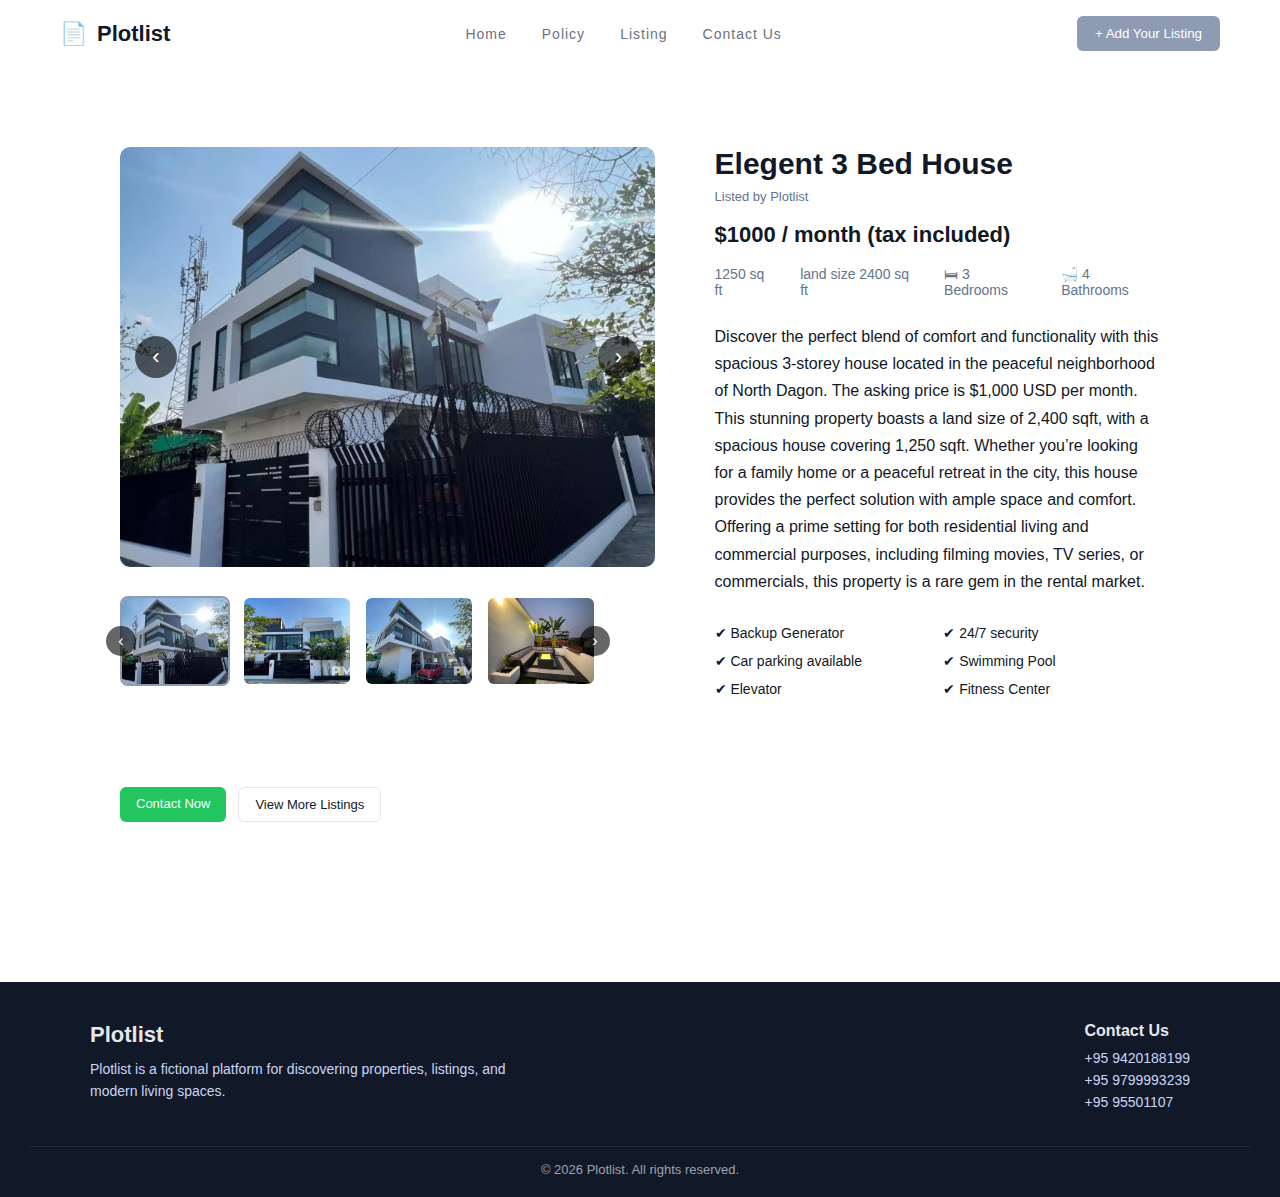
<file: listings/elegant.html>
<!DOCTYPE html>
<html lang="en">
<head>
    <meta charset="UTF-8">
    <title>Elegent 3 Bed House | Plotlist</title>

    <link rel="stylesheet" href="../listing.css">
    <link rel="stylesheet" href="details.css">
    <link rel="stylesheet" href="../footer.css">
    <link rel="stylesheet" href="../contactbtn.css">
    <link rel="stylesheet" href="diamond.css">

</head>
<body>

<header class="navbar">
    <div class="nav-left">
        <span class="logo-icon">📄</span>
        <span class="logo-text">Plotlist</span>
    </div>

    <nav class="nav-center">
        <a href="../index.html">Home</a>
        <a href="../policy.html">Policy</a>
        <a href="../listing.html">Listing</a>
        <a href="../contact.html">Contact Us</a>
    </nav>

    <div class="nav-right">
        <button class="add-btn" href="javascript:void(0)" class="btn-contact" onclick="openContactModal()">+ Add Your Listing</button>
    </div>
</header>

<section class="details-container">

    <div class="gallery">
        <div class="main-image">
            <button class="arrow left" onclick="prevImage()">‹</button>
            <img id="mainImg" src="../images/listing/elegant/outside.png">
            <button class="arrow right" onclick="nextImage()">›</button>
        </div>

<div class="thumbs-wrapper">
    <button class="thumb-arrow left" onclick="scrollThumbs(-1)">‹</button>

    <div class="thumbs" id="thumbsContainer">
        <img src="../images/listing/elegant/outside.png" class="active" onclick="setImage(0)">
        <img src="../images/listing/elegant/outside2.png" onclick="setImage(1)">
        <img src="../images/listing/elegant/outside3.png" onclick="setImage(2)">
        <img src="../images/listing/elegant/outside4.png" onclick="setImage(3)">
        <img src="../images/listing/elegant/bed4.png" onclick="setImage(4)">
        <img src="../images/listing/elegant/kitchen3.png" onclick="setImage(5)">
        <img src="../images/listing/elegant/living1.png" onclick="setImage(6)">
        <img src="../images/listing/elegant/living2.png" onclick="setImage(7)">
        <img src="../images/listing/elegant/bath1.png" onclick="setImage(8)">
        <img src="../images/listing/elegant/bath2.png" onclick="setImage(9)">
        <img src="../images/listing/elegant/bed1.png" onclick="setImage(10)">
        <img src="../images/listing/elegant/bed2.png" onclick="setImage(11)">
        <img src="../images/listing/elegant/room1.png" onclick="setImage(12)">
        <img src="../images/listing/elegant/room2.png" onclick="setImage(13)">
        <img src="../images/listing/elegant/toilet2.png" onclick="setImage(14)">
        <img src="../images/listing/elegant/stairs.png" onclick="setImage(15)">
    </div>

    <button class="thumb-arrow right" onclick="scrollThumbs(1)">›</button>
</div>

    </div>

    <div class="details-info">
        <h1>Elegent 3 Bed House</h1>
        <p class="agent">Listed by Plotlist</p>

        <div class="price">$1000 / month (tax included)</div>

        <div class="details-meta">
            <span> 1250 sq ft</span>
            <span> land size 2400 sq ft </span>
            <span>🛏 3 Bedrooms</span>
            <span>🛁 4 Bathrooms</span>
        </div>

        <p class="details-desc"> 
            
        Discover the perfect blend of comfort and functionality with this spacious 3-storey house located in the peaceful neighborhood of North Dagon. The asking price is $1,000 USD per month. This stunning property boasts a land size of 2,400 sqft, with a spacious house covering 1,250 sqft. Whether you’re looking for a family home or a peaceful retreat in the city, this house provides the perfect solution with ample space and comfort. Offering a prime setting for both residential living and commercial purposes, including filming movies, TV series, or commercials, this property is a rare gem in the rental market.

        </p>

        <ul class="details-features">
            <li>✔ Backup Generator</li>
            <li>✔ 24/7 security</li>
            <li>✔ Car parking available</li>
            <li>✔ Swimming Pool</li>
            <li>✔ Elevator</li>
            <li>✔ Fitness Center</li>
        </ul>
    </div>

        <div class="listing-actions" style="position: static; margin-top: 30px;">
        <a href="javascript:void(0)" class="btn-contact" onclick="openContactModal()">Contact Now</a>
        <a href="../listing.html" class="btn-view">View More Listings</a>
    </div>

</section>

<footer class="footer">
    <div class="footer-content">

        <div class="footer-left">
            <h3 class="footer-title">Plotlist</h3>
            <p class="footer-desc">
                Plotlist is a fictional platform for discovering properties,
                listings, and modern living spaces.
            </p>
        </div>

    <div class="footer-right">
        <h4>Contact Us</h4>
            <ul>
                <li>+95 9420188199</li>
                <li>+95 9799993239</li>
                <li>+95 95501107</li>
            </ul>
        </div>
    </div>

    <div class="footer-bottom">
        © 2026 Plotlist. All rights reserved.
    </div>
</footer>


<div class="contact-modal" id="contactModal">
    <div class="modal-box">
        <button class="modal-close" onclick="closeContactModal()">×</button>

        <h3 class="modal-title">
            Phone No. To Contact <strong>Plotlist Agency</strong>
        </h3>

        <div class="phone-list">
            <p>📞 09420188199</p>
            <p>📞 09799993239</p>
            <p>📞 095501107</p>
        </div>

        <div class="modal-info">
            Please mention that you found this advertisement on
            <strong>Plotlist</strong>.
        </div>
    </div>
</div>



<script src="elegant.js"></script>
<script src="../contact.js"></script>
</body>
</html>
</file>
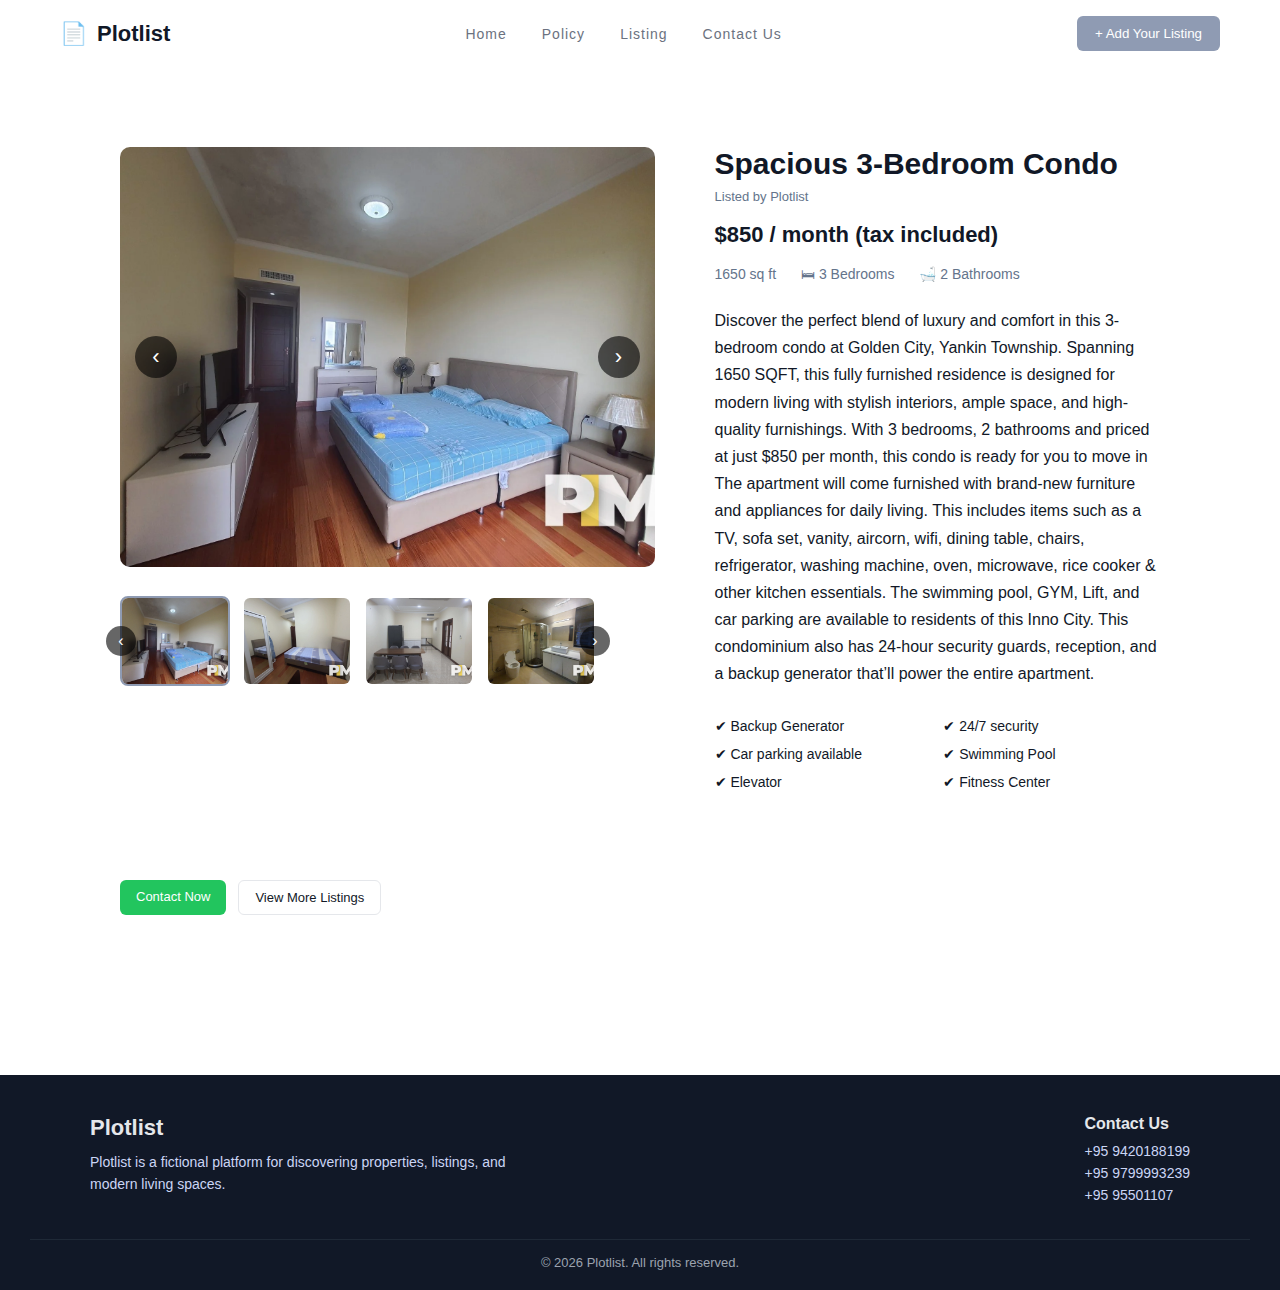
<file: listings/spacious.html>
<!DOCTYPE html>
<html lang="en">
<head>
    <meta charset="UTF-8">
    <title>Spacious Condo | Plotlist</title>

    <link rel="stylesheet" href="../listing.css">
    <link rel="stylesheet" href="details.css">
    <link rel="stylesheet" href="../footer.css">
    <link rel="stylesheet" href="../contactbtn.css">
    <link rel="stylesheet" href="diamond.css">

</head>
<body>

<header class="navbar">
    <div class="nav-left">
        <span class="logo-icon">📄</span>
        <span class="logo-text">Plotlist</span>
    </div>

    <nav class="nav-center">
        <a href="../index.html">Home</a>
        <a href="../policy.html">Policy</a>
        <a href="../listing.html">Listing</a>
        <a href="../contact.html">Contact Us</a>
    </nav>

    <div class="nav-right">
        <button class="add-btn" href="javascript:void(0)" class="btn-contact" onclick="openContactModal()">+ Add Your Listing</button>
    </div>
</header>

<section class="details-container">

    <div class="gallery">
        <div class="main-image">
            <button class="arrow left" onclick="prevImage()">‹</button>
            <img id="mainImg" src="../images/listing/spacious/bed1.png">
            <button class="arrow right" onclick="nextImage()">›</button>
        </div>

<div class="thumbs-wrapper">
    <button class="thumb-arrow left" onclick="scrollThumbs(-1)">‹</button>

    <div class="thumbs" id="thumbsContainer">
        <img src="../images/listing/spacious/bed1.png" class="active" onclick="setImage(0)">
        <img src="../images/listing/spacious/bed2.png" onclick="setImage(1)">
        <img src="../images/listing/spacious/kitchen.png" onclick="setImage(2)">
        <img src="../images/listing/spacious/toilet.png" onclick="setImage(3)">
        <img src="../images/listing/spacious/room1.png" onclick="setImage(4)">
        <img src="../images/listing/spacious/room2.png" onclick="setImage(5)">
    </div>

    <button class="thumb-arrow right" onclick="scrollThumbs(1)">›</button>
</div>

    </div>

    <div class="details-info">
        <h1>Spacious 3-Bedroom Condo</h1>
        <p class="agent">Listed by Plotlist</p>

        <div class="price">$850 / month (tax included)</div>

        <div class="details-meta">
            <span> 1650 sq ft</span>
            <span>🛏 3 Bedrooms</span>
            <span>🛁 2 Bathrooms</span>
        </div>

        <p class="details-desc"> 
            
            Discover the perfect blend of luxury and comfort in this 3-bedroom condo at Golden City, Yankin Township. Spanning 1650 SQFT, this fully furnished residence is designed for modern living with stylish interiors, ample space, and high-quality furnishings. With 3 bedrooms, 2 bathrooms and priced at just $850 per month, this condo is ready for you to move in

            The apartment will come furnished with brand-new furniture and appliances for daily living. This includes items such as a TV, sofa set, vanity, aircorn, wifi, dining table, chairs, refrigerator, washing machine, oven, microwave, rice cooker & other kitchen essentials.


            The swimming pool, GYM, Lift, and car parking are available to residents of this Inno City.

            This condominium also has 24-hour security guards, reception, and a backup generator that’ll power the entire apartment.

        </p>

        <ul class="details-features">
            <li>✔ Backup Generator</li>
            <li>✔ 24/7 security</li>
            <li>✔ Car parking available</li>
            <li>✔ Swimming Pool</li>
            <li>✔ Elevator</li>
            <li>✔ Fitness Center</li>
        </ul>
    </div>

        <div class="listing-actions" style="position: static; margin-top: 30px;">
        <a href="javascript:void(0)" class="btn-contact" onclick="openContactModal()">Contact Now</a>
        <a href="../listing.html" class="btn-view">View More Listings</a>
    </div>

</section>

<footer class="footer">
    <div class="footer-content">

        <div class="footer-left">
            <h3 class="footer-title">Plotlist</h3>
            <p class="footer-desc">
                Plotlist is a fictional platform for discovering properties,
                listings, and modern living spaces.
            </p>
        </div>

    <div class="footer-right">
        <h4>Contact Us</h4>
            <ul>
                <li>+95 9420188199</li>
                <li>+95 9799993239</li>
                <li>+95 95501107</li>
            </ul>
        </div>
    </div>

    <div class="footer-bottom">
        © 2026 Plotlist. All rights reserved.
    </div>
</footer>


<div class="contact-modal" id="contactModal">
    <div class="modal-box">
        <button class="modal-close" onclick="closeContactModal()">×</button>

        <h3 class="modal-title">
            Phone No. To Contact <strong>Plotlist Agency</strong>
        </h3>

        <div class="phone-list">
            <p>📞 09420188199</p>
            <p>📞 09799993239</p>
            <p>📞 095501107</p>
        </div>

        <div class="modal-info">
            Please mention that you found this advertisement on
            <strong>Plotlist</strong>.
        </div>
    </div>
</div>



<script src="spacious.js"></script>
<script src="../contact.js"></script>
</body>
</html>
</file>
<file: index.css>
* {
    margin: 0;
    padding: 0;
    box-sizing: border-box;
    font-family: Arial, Helvetica, sans-serif;
}

body {
    background: #fff;
}

.navbar {
    position: sticky;
    top: 0;
    z-index: 999;
    background: white;
    padding: 16px 60px;
    display: flex;
    align-items: center;
}

.nav-left {
    display: flex;
    align-items: center;
    gap: 10px;
    font-size: 22px;
    font-weight: bold;
    color: #111827;
}

.nav-center {
    display: flex;
    gap: 35px;
    margin-left: auto;
}


.nav-center a {
    text-decoration: none;
    font-size: 14px;
    letter-spacing: 1px;
    color: #6b7280;
}

.nav-center a:hover {
    color: #000;
}

.nav-right {
    margin-left: auto;
}

.add-btn {
    background: #8f9bb3;
    color: white;
    border: none;
    padding: 10px 18px;
    border-radius: 6px;
    font-size: 14px;
    cursor: pointer;
}

.nav-links {
    display: flex;
    gap: 35px;
}

.nav-links a {
    color: rgba(255,255,255,0.8);
    text-decoration: none;
    font-size: 14px;
    letter-spacing: 1px;
}

.nav-links a:hover {
    color: white;
}

.centercat {
    height: 100vh;
    background: url("https://images.unsplash.com/photo-1480714378408-67cf0d13bc1b") center/cover no-repeat;
    position: relative;
    display: flex;
    align-items: center;
    justify-content: center;
}

.overlay {
    position: absolute;
    inset: 0;
    background: rgba(60, 70, 90, 0.75);
}

.center-content {
    position: relative;
    z-index: 2;
    text-align: center;
    color: white;
    max-width: 900px;
    width: 100%;
    padding: 0 20px;
}

.center-content h1 {
    font-size: 48px;
    font-weight: 700;
    margin-bottom: 60px;
}

.center-content h3 {
    font-weight: 700;
    margin-bottom: 20px;
}

.search-bar {
    display: flex;
    background: white;
    border-radius: 6px;
    overflow: hidden;
    max-width: 800px;
    margin: 0 auto;
}

.search-bar select {
    flex: 1;
    border: none;
    padding: 18px;
    font-size: 14px;
    outline: none;
}

.search-btn {
    background: #9aa6b8;
    color: white;
    border: none;
    padding: 0 30px;
    font-size: 14px;
    cursor: pointer;
    display: flex;
    align-items: center;
    gap: 8px;
}

.recent-listing {
    padding: 80px 120px;
    background: #fff;
}

.section-header {
    text-align: center;
    margin-bottom: 60px;
}

.section-header h2 {
    font-size: 36px;
    font-weight: 700;
    color: #111827;
}

.section-header p {
    font-size: 13px;
    letter-spacing: 2px;
    color: #94a3b8;
    margin-top: 8px;
}

.listing {
    display: flex;
    background: #f9fafb;
    border-radius: 10px;
    overflow: hidden;
    margin-bottom: 40px;
}

.listing-img {
    width: 40%;
}

.listing-img img {
    width: 500px;
    height: auto;
    object-fit: cover;
}

.listing-info {
    width: 60%;
    padding: 30px 40px;
    position: relative;
}

.listing-top {
    display: flex;
    justify-content: space-between;
    align-items: center;
}

.listing-top h3 {
    font-size: 22px;
    font-weight: 600;
}

.rating {
    font-size: 14px;
    color: #64748b;
}

.agent {
    margin: 10px 0;
    font-size: 14px;
    color: #94a3b8;
}

.agent span {
    color: #3b82f6;
}

.price {
    font-size: 20px;
    font-weight: 600;
    margin-top: 35px;
}

.details {
    font-size: 19px;
    color: #64748b;
    margin-top: 15px;
}

.features {
    display: flex;
    gap: 30px;
    margin-top: 30px;
    list-style: none;
    padding: 0;
    font-size: 17px;
    color: #475569;
}

.contact-btn {
    position: absolute;
    bottom: 30px;
    right: 40px;
    padding: 10px 18px;
    border: none;
    border-radius: 6px;
    background: #22c55e;    
    box-shadow: 0 8px 20px rgba(0,0,0,0.08);
    cursor: pointer;
    color: white;
}

.contact-btn:hover {
    background: #16a34a;
}
</file>
<file: contactbtn.css>
.contact-modal {
    position: fixed;
    inset: 0;
    background: rgba(0,0,0,0.45);
    display: none;
    align-items: center;
    justify-content: center;
    z-index: 9999;
}

/* MODAL BOX */
.modal-box {
    background: #fff;
    width: 380px;
    padding: 22px 24px;
    border-radius: 10px;
    position: relative;
    box-shadow: 0 15px 40px rgba(0,0,0,0.2);
}

/* CLOSE */
.modal-close {
    position: absolute;
    top: 10px;
    right: 14px;
    border: none;
    background: none;
    font-size: 22px;
    cursor: pointer;
    color: #6b7280;
}

/* TITLE */
.modal-title {
    font-size: 16px;
    font-weight: 600;
    margin-bottom: 14px;
    color: #111827;
}

/* PHONE LIST */
.phone-list p {
    margin: 6px 0;
    color: #f97316;
    font-weight: 500;
}

/* INFO BOX */
.modal-info {
    margin-top: 16px;
    background: #e8f3ff;
    color: #1e40af;
    padding: 12px;
    border-radius: 6px;
    font-size: 13px;
}
</file>
<file: footer.css>
.footer {
    background: #111827;
    color: #e5e7eb;
    margin-top: 80px;
    padding: 40px 30px 20px;
    font-size: 14px;
}

.footer-content {
    display: flex;
    justify-content: space-between;
    align-items: flex-start;
    gap: 40px;
    max-width: 1100px;
    margin: 0 auto;
}

.footer-left {
    max-width: 420px;
}

.footer-title {
    font-size: 22px;
    margin-bottom: 10px;
}

.footer-desc {
    line-height: 1.6;
    color: #cbd5f5;
}

.footer-right h4 {
    margin-bottom: 10px;
    font-size: 16px;
}

.footer-right ul {
    list-style: none;
    padding: 0;
    margin: 0;
}

.footer-right li {
    margin-bottom: 6px;
    color: #cbd5f5;
}

.footer-bottom {
    text-align: center;
    margin-top: 30px;
    padding-top: 15px;
    border-top: 1px solid #1f2937;
    font-size: 13px;
    color: #9ca3af;
}
</file>
<file: contact.css>
* {
    margin: 0;
    padding: 0;
    box-sizing: border-box;
    font-family: Arial, Helvetica, sans-serif;
}

body {
    background: #ffffff;
    color: #111827;
}

.navbar {
    position: sticky;
    top: 0;
    z-index: 999;
    background: #fff;
    padding: 16px 60px;
    display: flex;
    align-items: center;
}

.nav-left {
    display: flex;
    align-items: center;
    gap: 10px;
    font-size: 22px;
    font-weight: bold;
}

.nav-center {
    display: flex;
    gap: 35px;
    margin-left: auto;
}

.nav-center a {
    text-decoration: none;
    font-size: 14px;
    letter-spacing: 1px;
    color: #6b7280;
}

.nav-center a:hover {
    color: #000;
}

.nav-right {
    margin-left: auto;
}

.add-btn {
    background: #8f9bb3;
    color: white;
    border: none;
    padding: 10px 18px;
    border-radius: 6px;
    cursor: pointer;
}

.page-header {
    padding: 70px 20px;
    text-align: center;
    background: #f1f5f9;
}

.page-header h1 {
    font-size: 38px;
}

.page-header p {
    margin-top: 8px;
    color: #64748b;
}

.contact-wrapper {
    display: flex;
    gap: 60px;
    padding: 80px 120px;
}

.map-box {
    width: 50%;
    height: 520px;
    border-radius: 10px;
    overflow: hidden;
}

.map-box iframe {
    width: 100%;
    height: 100%;
    border: 0;
}

.contact-form {
    width: 420px;
    display: flex;
    flex-direction: column;
    gap: 18px;
}
.contact-form > * {
    margin-top: 30px;
}

.contact-form input,
.contact-form textarea {
    padding: 14px 16px;
    border: 1px solid #cbd5f5;
    border-radius: 8px;
    font-size: 14px;
    outline: none;
}

.form-row {
    display: flex;
    gap: 16px;
}

.form-row input {
    width: 100%;
}

.contact-form textarea {
    height: 120px;
    resize: none;
}

.contact-form button {
    width: 190px;
    margin-top: 10px;
    padding: 12px 16px;
    border: none;
    border-radius: 8px;
    background: #8f9bb3;
    color: white;
    font-size: 14px;
    cursor: pointer;
}


.contact-form button:hover {
    background: #76839c;
}
.footer {
    background: #111827;
    color: #e5e7eb;
    text-align: center;
    padding: 25px;
    margin-top: 130px;
    font-size: 14px;
}

.contact-intro {
    padding: 80px 120px 40px;
    max-width: auto;
    background: #f1f5f9;
}

.contact-label {
    font-size: 12px;
    letter-spacing: 2px;
    color: #94a3b8;
    display: block;
    margin-bottom: 12px;
}

.contact-intro h2 {
    font-size: 38px;
    font-weight: 700;
    line-height: 1.25;
    color: #111827;
}
</file>
<file: policy.css>
* {
    margin: 0;
    padding: 0;
    box-sizing: border-box;
    font-family: Arial, Helvetica, sans-serif;
}

body {
    background: #ffffff;
    color: #111827;
}

.navbar {
    position: sticky;
    top: 0;
    z-index: 999;
    background: #fff;
    padding: 16px 60px;
    display: flex;
    align-items: center;
}

.nav-left {
    display: flex;
    align-items: center;
    gap: 10px;
    font-size: 22px;
    font-weight: bold;
}

.nav-center {
    display: flex;
    gap: 35px;
    margin-left: auto;
}

.nav-center a {
    text-decoration: none;
    font-size: 14px;
    letter-spacing: 1px;
    color: #6b7280;
}

.nav-center a:hover {
    color: #000;
}

.nav-right {
    margin-left: auto;
}

.add-btn {
    background: #8f9bb3;
    color: white;
    border: none;
    padding: 10px 18px;
    border-radius: 6px;
    cursor: pointer;
}

.page-header {
    padding: 70px 20px;
    text-align: center;
    background: #f1f5f9;
}

.page-header h1 {
    font-size: 38px;
}

.listing-page {
    padding: 80px 120px;
    display: flex;
    flex-direction: column;
    gap: 40px;
}

.listing-row {
    display: flex;
    background: #f8fafc;
    border-radius: 10px;
    overflow: hidden;
}

.listing-image {
    width: 400px;
    position: relative;
}

.listing-image img {
    width: 100%;
    height: 100%;
    object-fit: cover;
    display: block;
}

.img-overlay {
    position: absolute;
    inset: 0;
    background: rgba(15, 23, 42, 0.55);
    color: white;
    font-size: 16px;
    display: flex;
    align-items: center;
    justify-content: center;
    opacity: 0;
    transition: 0.3s ease;
}

.listing-image:hover .img-overlay {
    opacity: 1;
}

.listing-details {
    padding: 30px 40px;
    flex: 1;
}

.listing-details h3 {
    font-size: 20px;
    margin-bottom: 6px;
}

.agent {
    font-size: 13px;
    color: #64748b;
}

.price {
    margin-top: 18px;
    font-size: 18px;
    font-weight: 600;
}

.size {
    font-size: 14px;
    color: #64748b;
    margin-top: 4px;
}

.features {
    margin-top: 20px;
    display: flex;
    gap: 25px;
    list-style: none;
    font-size: 14px;
}

.footer {
    background: #111827;
    color: #e5e7eb;
    text-align: center;
    padding: 25px;
    margin-top: 80px;
    font-size: 14px;
}

.policy-header {
    padding: 80px 20px;
    background: #f1f5f9;
    text-align: center;
}

.policy-header h1 {
    font-size: 42px;
    font-weight: 700;
}

.policy-header p {
    margin-top: 10px;
    color: #64748b;
    font-size: 14px;
}

.policy-content {
    max-width: 900px;
    margin: 0 auto;
    padding: 80px 20px;
    line-height: 1.7;
}

.policy-section {
    margin-bottom: 50px;
}

.policy-section h2 {
    font-size: 22px;
    margin-bottom: 15px;
    color: #111827;
}

.policy-section p {
    font-size: 15px;
    color: #475569;
}

.policy-section ul {
    margin-top: 12px;
    padding-left: 20px;
}

.policy-section li {
    margin-bottom: 10px;
    font-size: 15px;
    color: #475569;
}
</file>
<file: listings/details.css>
.details-container {
            padding: 80px 120px;
            display: grid;
            grid-template-columns: 1.2fr 1fr;
            gap: 60px;
        }

        /* GALLERY */
        .gallery {
            display: flex;
            flex-direction: column;
            gap: 15px;
        }

        .main-image {
            position: relative;
            height: 420px;
            border-radius: 10px;
            overflow: hidden;
            background: #e5e7eb;
        }

        .main-image img {
            width: 100%;
            height: 100%;
            object-fit: cover;
        }

        .arrow {
            position: absolute;
            top: 50%;
            transform: translateY(-50%);
            background: rgba(0,0,0,0.6);
            color: white;
            border: none;
            font-size: 22px;
            width: 42px;
            height: 42px;
            cursor: pointer;
            border-radius: 50%;
        }

        .arrow.left { left: 15px; }
        .arrow.right { right: 15px; }

        .thumbs {
            display: grid;
            grid-template-columns: repeat(4, 1fr);
            gap: 12px;
        }

        .thumbs img {
            width: 100%;
            height: 90px;
            object-fit: cover;
            cursor: pointer;
            border-radius: 8px;
            border: 2px solid transparent;
        }

        .thumbs img.active {
            border-color: #8f9bb3;
        }

        /* DETAILS */
        .details-info h1 {
            font-size: 30px;
            margin-bottom: 8px;
        }

        .details-info .price {
            font-size: 22px;
            margin: 18px 0;
        }

        .details-meta {
            display: flex;
            gap: 25px;
            margin-bottom: 25px;
            color: #64748b;
            font-size: 14px;
        }

        .details-desc {
            line-height: 1.7;
            margin-bottom: 30px;
        }

        .details-features {
            display: grid;
            grid-template-columns: repeat(2, 1fr);
            gap: 12px;
            list-style: none;
            font-size: 14px;
        }
</file>
<file: listings/diamond.css>
/* === THUMBNAIL STRIP FIXED === */
.thumbs-wrapper {
    position: relative;
    width: calc((110px * 4) + (12px * 3));
    margin-top: 14px;
}

/* Thumbnail viewport */
.thumbs {
    display: flex;
    gap: 12px;
    overflow: hidden;
    scroll-behavior: smooth;
}

/* Thumbnails */
.thumbs img {
    width: 110px;
    height: 90px;
    flex-shrink: 0;
    object-fit: cover;
    cursor: pointer;
    border-radius: 8px;
    border: 2px solid transparent;
}

.thumbs img.active {
    border-color: #8f9bb3;
}

/* Thumbnail arrows */
.thumb-arrow {
    position: absolute;
    top: 50%;
    transform: translateY(-50%);
    background: rgba(0,0,0,0.6);
    color: white;
    border: none;
    width: 30px;
    height: 30px;
    border-radius: 50%;
    cursor: pointer;
    font-size: 16px;
    z-index: 2;
}

/* Arrow positions */
.thumb-arrow.left {
    left: -14px;
}

.thumb-arrow.right {
    right: -14px;
}
</file>
<file: listing.css>
/* RESET */
* {
    margin: 0;
    padding: 0;
    box-sizing: border-box;
    font-family: Arial, Helvetica, sans-serif;
}

body {
    background: #ffffff;
    color: #111827;
}

.navbar {
    position: sticky;
    top: 0;
    z-index: 999;
    background: #fff;
    padding: 16px 60px;
    display: flex;
    align-items: center;
}

.nav-left {
    display: flex;
    align-items: center;
    gap: 10px;
    font-size: 22px;
    font-weight: bold;
}

.nav-center {
    display: flex;
    gap: 35px;
    margin-left: auto;
}

.nav-center a {
    text-decoration: none;
    font-size: 14px;
    letter-spacing: 1px;
    color: #6b7280;
}

.nav-center a:hover {
    color: #000;
}

.nav-right {
    margin-left: auto;
}

.add-btn {
    background: #8f9bb3;
    color: white;
    border: none;
    padding: 10px 18px;
    border-radius: 6px;
    cursor: pointer;
}

.page-header {
    padding: 70px 20px;
    text-align: center;
    background: #f1f5f9;
}

.page-header h1 {
    font-size: 38px;
}

.listing-layout {
    display: flex;
    gap: 40px;
    padding: 80px 120px;
}

.filter-box {
    width: 240px;
    background: #f8fafc;
    padding: 25px;
    border-radius: 10px;
    height: fit-content;
}

.filter-group {
    margin-bottom: 30px;
}

.filter-group h4 {
    font-size: 15px;
    font-weight: 600;
    margin-bottom: 12px;
    color: #111827;
}

.filter-group ul {
    list-style: none;
    display: flex;
    flex-direction: column;
    gap: 10px;
}

.filter-group button {
    background: white;
    border: 1px solid #e5e7eb;
    padding: 10px 12px;
    border-radius: 6px;
    font-size: 14px;
    text-align: left;
    cursor: pointer;
}

.filter-group button:hover,
.filter-group button.active-price {
    background: #8f9bb3;
    color: white;
    border-color: #8f9bb3;
}

.type-list label,
.single-check,
.parent-check {
    display: flex;
    align-items: center;
    gap: 8px;
    font-size: 14px;
    cursor: pointer;
}

.checkbox-dropdown {
    display: flex;
    flex-direction: column;
    gap: 10px;
}

.township-group.disabled {
    opacity: 0.4;
    pointer-events: none;
}

.listing-page {
    flex: 1;
}

.listing-title h2 {
    font-size: 28px;
    font-weight: 700;
    color: #111827;
    margin-bottom: 30px;
}

.listing-row {
    display: flex;
    background: #f8fafc;
    border-radius: 10px;
    overflow: hidden;
    margin-bottom: 40px;
}

.listing-image {
    width: 400px;
    position: relative;
}

.listing-image img {
    width: 100%;
    height: 100%;
    object-fit: cover;
    display: block;
}

.img-overlay {
    position: absolute;
    inset: 0;
    background: rgba(15, 23, 42, 0.55);
    color: white;
    display: flex;
    align-items: center;
    justify-content: center;
    opacity: 0;
    transition: 0.3s ease;
}

.img-overlay a {
    text-decoration: none;
    color: white;
    font-size: 16px;
}

.listing-image:hover .img-overlay {
    opacity: 1;
}

/* DETAILS */
.listing-details {
    padding: 30px 40px;
    flex: 1;
    position: relative;
}

.listing-details h3 {
    font-size: 20px;
    margin-bottom: 6px;
}

.agent {
    font-size: 13px;
    color: #64748b;
}

.price {
    margin-top: 18px;
    font-size: 18px;
    font-weight: 600;
}

.size {
    font-size: 14px;
    color: #64748b;
    margin-top: 4px;
}

.features {
    margin-top: 20px;
    display: flex;
    gap: 25px;
    list-style: none;
    font-size: 14px;
}

/* ACTION BUTTONS */
.listing-actions {
    position: absolute;
    bottom: 25px;
    right: 40px;
    display: flex;
    gap: 12px;
}

.btn-contact {
    background: #22c55e;
    color: white;
    padding: 9px 16px;
    font-size: 13px;
    border-radius: 6px;
    text-decoration: none;
    font-weight: 500;
}

.btn-contact:hover {
    background: #16a34a;
}

.btn-view {
    background: white;
    color: #111827;
    padding: 9px 16px;
    font-size: 13px;
    border-radius: 6px;
    text-decoration: none;
    font-weight: 500;
    border: 1px solid #e5e7eb;
}

.btn-view:hover {
    background: #8f9bb3;
    color: white;
    border-color: #8f9bb3;
}
</file>
